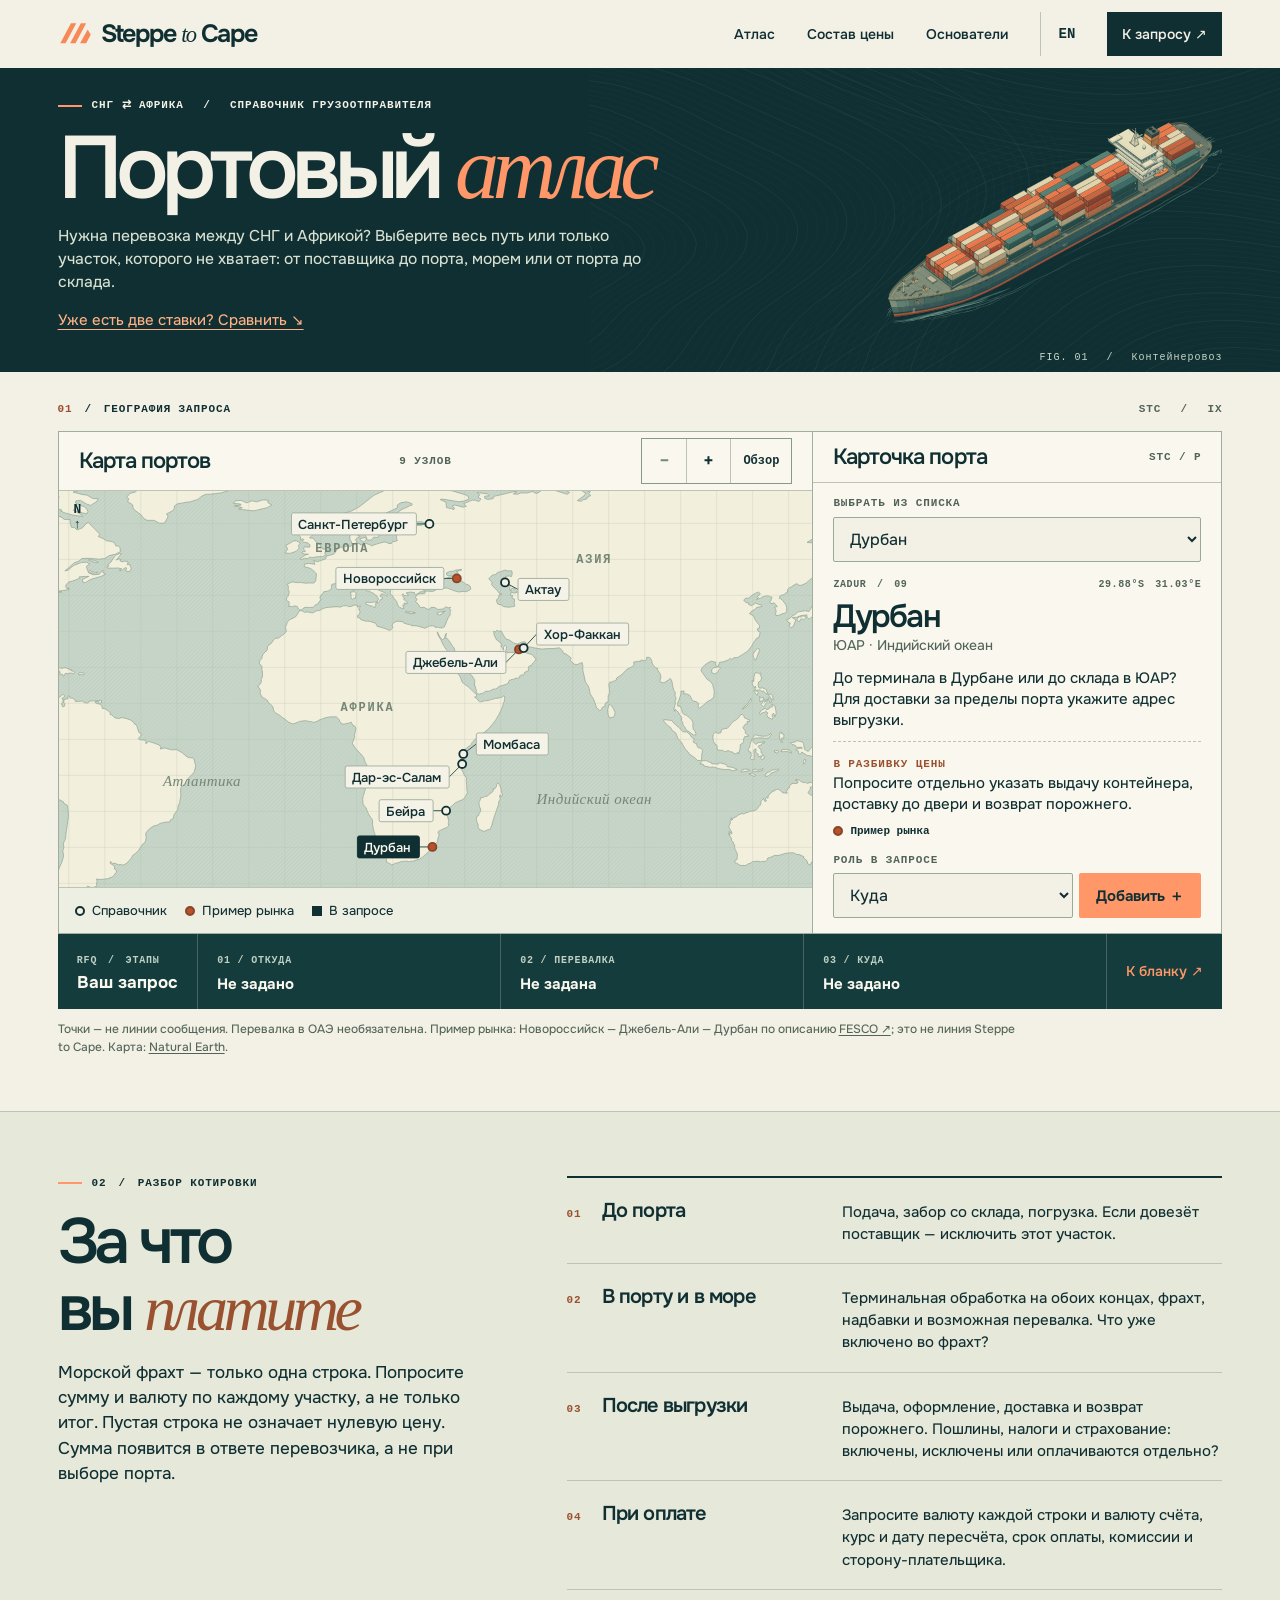
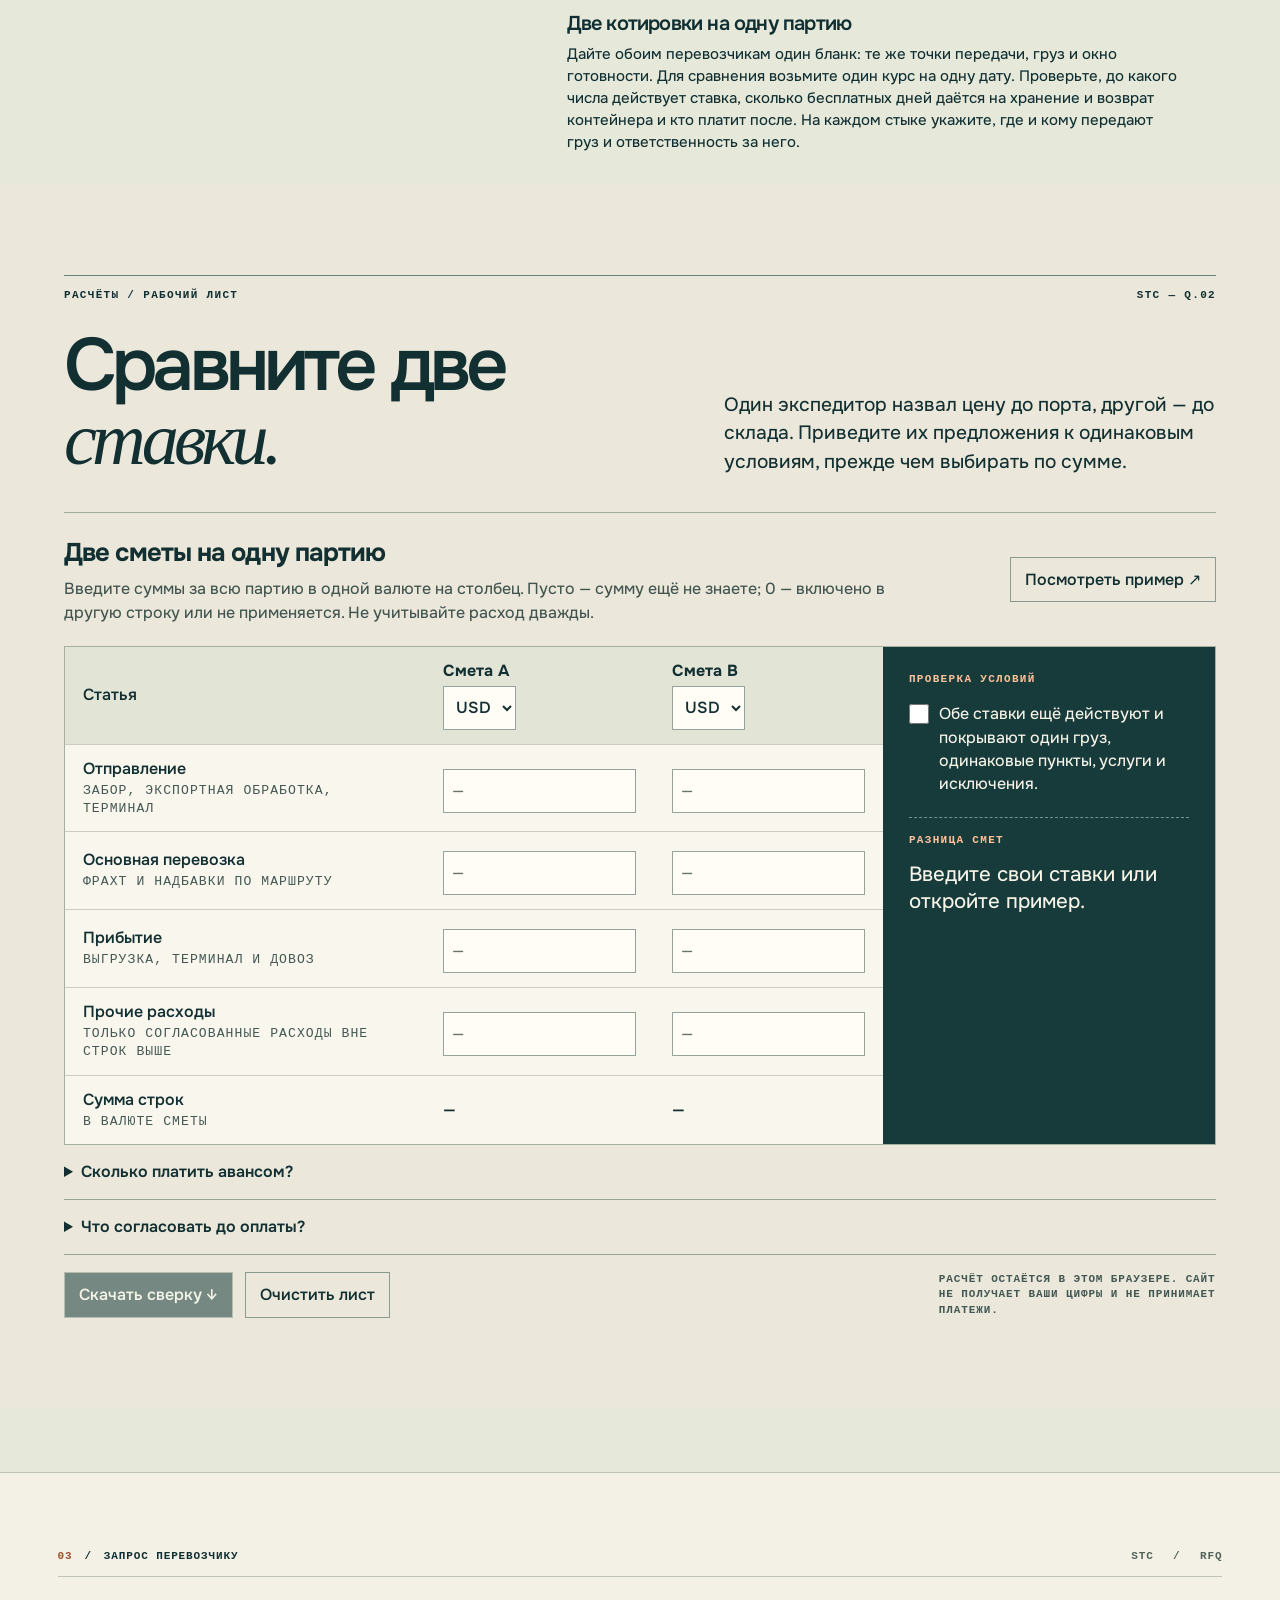
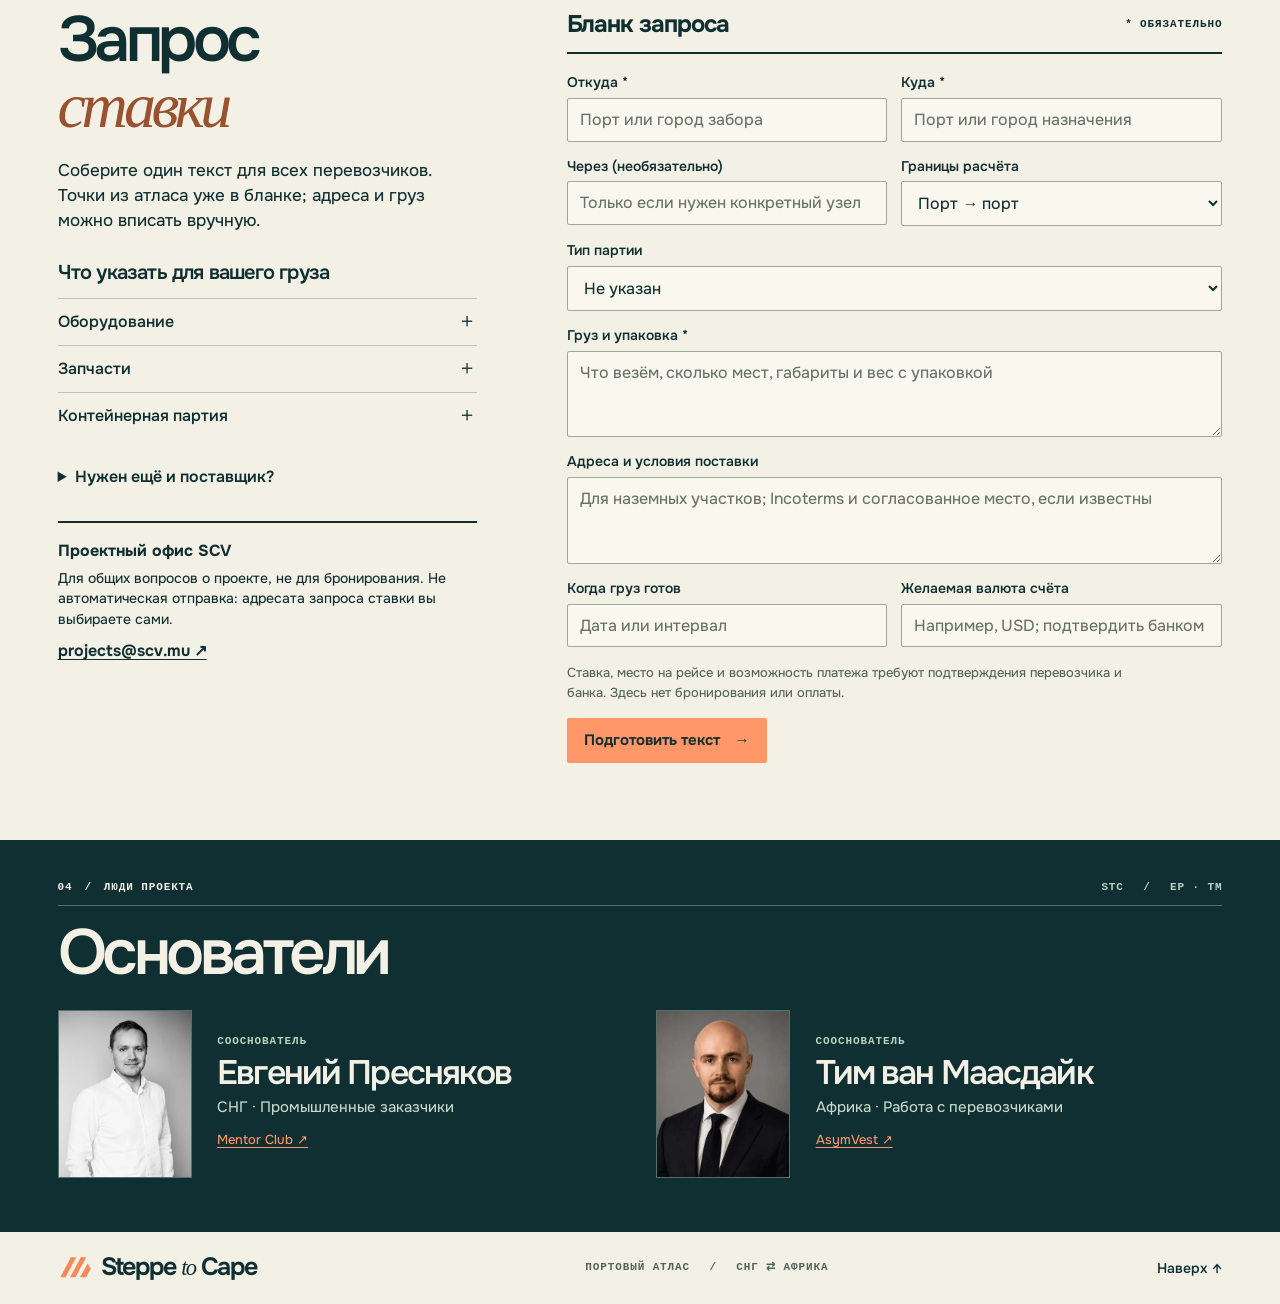
<file: index.html>
<!doctype html>
<html lang="ru"><head><meta charset="utf-8"><meta name="viewport" content="width=device-width,initial-scale=1"><title>Steppe to Cape — Портовый атлас и запрос ставки</title><meta name="description" content="Выберите порт и подготовьте запрос стоимости перевозки между СНГ и Африкой: состав цены, валюта, условия оплаты."><meta name="theme-color" content="#102f32"><meta property="og:title" content="Steppe to Cape — Портовый атлас и запрос ставки"><meta property="og:description" content="Выберите порт и подготовьте запрос стоимости перевозки между СНГ и Африкой: состав цены, валюта, условия оплаты."><meta property="og:type" content="website"><meta property="og:image" content="https://nerealvm.github.io/steppe-to-cape/assets/share.jpg"><meta property="og:url" content="https://nerealvm.github.io/steppe-to-cape/"><link rel="canonical" href="https://nerealvm.github.io/steppe-to-cape/"><link rel="alternate" hreflang="ru" href="https://nerealvm.github.io/steppe-to-cape/"><link rel="alternate" hreflang="en" href="https://nerealvm.github.io/steppe-to-cape/en.html"><link rel="icon" href="assets/favicon.svg"><link rel="stylesheet" href="style.css"><script src="site.js" defer></script><link rel="stylesheet" href="quote-lab.css">
</head>
<body id="top"><a class="skip" href="#atlas">К атласу</a>
<header class="mast wrap"><a class="brand" href="#top"><img src="assets/mark.svg" alt="" width="35" height="28"><span>Steppe <i>to</i> Cape</span></a><nav aria-label="Разделы"><a href="#atlas">Атлас</a><a href="#cost">Состав цены</a><a href="#founders">Основатели</a></nav><div class="right"><a class="language" href="en.html" hreflang="en" lang="en" aria-label="English">EN</a><a class="headbrief" href="#contact">К запросу ↗</a></div></header>
<main><section class="cover"><div class="wrap sleeve"><div class="cover-copy"><div class="micro rule">СНГ ⇄ Африка　 /　 Справочник грузоотправителя</div><h1>Портовый <i>атлас</i></h1><p>Нужна перевозка между СНГ и Африкой? Выберите весь путь или только участок, которого не хватает: от поставщика до порта, морем или от порта до склада.</p><a class="cover-compare" href="#quote-lab">Уже есть две ставки? Сравнить ↘</a></div><figure class="ship"><img src="assets/vessel.svg" width="860" height="560" alt=""><figcaption>FIG. 01　 /　 Контейнеровоз</figcaption></figure></div></section>
<section class="work wrap" id="atlas"><div class="sectbar"><span class="micro"><b>01</b>　/　География запроса</span><span class="micro minor">STC　 /　 IX</span></div><div class="desk"><div class="chart"><div class="charthead"><h2>Карта портов</h2><span class="micro">9 узлов</span><div class="tools enhance"><button type="button" data-zoom="out" aria-label="Отдалить карту">−</button><button type="button" data-zoom="in" aria-label="Приблизить карту">+</button><button type="button" data-zoom="reset">Обзор</button></div></div><div class="plot"><svg id="chart-svg" role="group" aria-label="Карта портов. Порты также доступны в списке." viewBox="-65 -70 180 110"><image id="land" x="-180" y="-90" width="360" height="180" href="assets/atlas-land.svg"/><g class="enhance"><text data-lon="6" data-lat="52" class="geo-label ">ЕВРОПА</text><text data-lon="13" data-lat="8" class="geo-label ">АФРИКА</text><text data-lon="76" data-lat="49" class="geo-label ">АЗИЯ</text><text data-lon="-33" data-lat="-13" class="geo-label ocean">Атлантика</text><text data-lon="76" data-lat="-18" class="geo-label ocean">Индийский океан</text><g data-port="RULED" class="pin directory" role="button" tabindex="0" aria-label="Санкт-Петербург · Справочник" aria-pressed="false"><path class="leader"/><circle class="locdot" r="4"/><g class="caption"><rect class="hit" rx="2"/><rect class="badge" rx="2"/><text x="7" y="5">Санкт-Петербург</text></g></g>
<g data-port="RUNVS" class="pin market" role="button" tabindex="0" aria-label="Новороссийск · Пример рынка" aria-pressed="false"><path class="leader"/><circle class="locdot" r="4"/><g class="caption"><rect class="hit" rx="2"/><rect class="badge" rx="2"/><text x="7" y="5">Новороссийск</text></g></g>
<g data-port="KZAAU" class="pin directory" role="button" tabindex="0" aria-label="Актау · Справочник" aria-pressed="false"><path class="leader"/><circle class="locdot" r="4"/><g class="caption"><rect class="hit" rx="2"/><rect class="badge" rx="2"/><text x="7" y="5">Актау</text></g></g>
<g data-port="AEJEA" class="pin market" role="button" tabindex="0" aria-label="Джебель-Али · Пример рынка" aria-pressed="false"><path class="leader"/><circle class="locdot" r="4"/><g class="caption"><rect class="hit" rx="2"/><rect class="badge" rx="2"/><text x="7" y="5">Джебель-Али</text></g></g>
<g data-port="AEKLF" class="pin directory" role="button" tabindex="0" aria-label="Хор-Факкан · Справочник" aria-pressed="false"><path class="leader"/><circle class="locdot" r="4"/><g class="caption"><rect class="hit" rx="2"/><rect class="badge" rx="2"/><text x="7" y="5">Хор-Факкан</text></g></g>
<g data-port="KEMBA" class="pin directory" role="button" tabindex="0" aria-label="Момбаса · Справочник" aria-pressed="false"><path class="leader"/><circle class="locdot" r="4"/><g class="caption"><rect class="hit" rx="2"/><rect class="badge" rx="2"/><text x="7" y="5">Момбаса</text></g></g>
<g data-port="TZDAR" class="pin directory" role="button" tabindex="0" aria-label="Дар-эс-Салам · Справочник" aria-pressed="false"><path class="leader"/><circle class="locdot" r="4"/><g class="caption"><rect class="hit" rx="2"/><rect class="badge" rx="2"/><text x="7" y="5">Дар-эс-Салам</text></g></g>
<g data-port="MZBEW" class="pin directory" role="button" tabindex="0" aria-label="Бейра · Справочник" aria-pressed="false"><path class="leader"/><circle class="locdot" r="4"/><g class="caption"><rect class="hit" rx="2"/><rect class="badge" rx="2"/><text x="7" y="5">Бейра</text></g></g>
<g data-port="ZADUR" class="pin market" role="button" tabindex="0" aria-label="Дурбан · Пример рынка" aria-pressed="false"><path class="leader"/><circle class="locdot" r="4"/><g class="caption"><rect class="hit" rx="2"/><rect class="badge" rx="2"/><text x="7" y="5">Дурбан</text></g></g>
</g></svg><div class="north" aria-hidden="true">N<br>↑</div></div><div class="legend"><span><i class="key k0" aria-hidden="true"></i>Справочник</span><span><i class="key k1" aria-hidden="true"></i>Пример рынка</span><span><i class="key k2" aria-hidden="true"></i>В запросе</span></div></div>
<div class="inspector"><div class="charthead"><h2>Карточка порта</h2><span class="micro">STC / P</span></div><div class="pickport enhance"><label for="port-list" class="micro">Выбрать из списка</label><select id="port-list"><optgroup label="Россия"><option value="RULED" >Санкт-Петербург</option><option value="RUNVS" >Новороссийск</option></optgroup><optgroup label="Казахстан"><option value="KZAAU" >Актау</option></optgroup><optgroup label="ОАЭ"><option value="AEJEA" >Джебель-Али</option><option value="AEKLF" >Хор-Факкан</option></optgroup><optgroup label="Кения"><option value="KEMBA" >Момбаса</option></optgroup><optgroup label="Танзания"><option value="TZDAR" >Дар-эс-Салам</option></optgroup><optgroup label="Мозамбик"><option value="MZBEW" >Бейра</option></optgroup><optgroup label="ЮАР"><option value="ZADUR" selected>Дурбан</option></optgroup></select></div><div id="records"><article class="port-card" id="card-RULED" data-code="RULED" data-name="Санкт-Петербург" data-other="St Petersburg" data-x="30.198889" data-y="59.872778" data-kind="directory" data-index="01">
<div class="code"><span>RULED　/　01</span><span>59.87°N　30.20°E</span></div><h3>Санкт-Петербург</h3><p class="locale">Россия · Балтийское море</p><p>Поставщик сам привезёт груз в порт или контейнер нужно подать на склад? Укажите терминал, если он уже согласован.</p><div class="card-note"><b class="micro">В разбивку цены</b><p>Подача контейнера и доставка до терминала — отдельно от обработки в порту.</p></div><span class="source-tag"><i class="key k0" aria-hidden="true"></i>Справочник</span></article>
<article class="port-card" id="card-RUNVS" data-code="RUNVS" data-name="Новороссийск" data-other="Novorossiysk" data-x="37.816111" data-y="44.721667" data-kind="market" data-index="02">
<div class="code"><span>RUNVS　/　02</span><span>44.72°N　37.82°E</span></div><h3>Новороссийск</h3><p class="locale">Россия · Чёрное море</p><p>Начинайте расчёт с терминала, если груз уже в порту. Если нет — добавьте город забора и дату готовности.</p><div class="card-note"><b class="micro">В разбивку цены</b><p>Попросите выделить обработку на отправлении, фрахт и расходы при перевалке.</p></div><span class="source-tag"><i class="key k1" aria-hidden="true"></i>Пример рынка</span></article>
<article class="port-card" id="card-KZAAU" data-code="KZAAU" data-name="Актау" data-other="Aktau" data-x="51.208372" data-y="43.606456" data-kind="directory" data-index="03">
<div class="code"><span>KZAAU　/　03</span><span>43.61°N　51.21°E</span></div><h3>Актау</h3><p class="locale">Казахстан · Каспийское море</p><p>Это порт на Каспии, не выход в открытый океан. Для Африки нужен расчёт сухопутного или мультимодального продолжения.</p><div class="card-note"><b class="micro">В разбивку цены</b><p>Уточните смену транспорта, место перегрузки и кто отвечает за стык участков.</p></div><span class="source-tag"><i class="key k0" aria-hidden="true"></i>Справочник</span></article>
<article class="port-card" id="card-AEJEA" data-code="AEJEA" data-name="Джебель-Али" data-other="Jebel Ali" data-x="55.066111" data-y="24.992222" data-kind="market" data-index="04">
<div class="code"><span>AEJEA　/　04</span><span>24.99°N　55.07°E</span></div><h3>Джебель-Али</h3><p class="locale">ОАЭ · Персидский залив</p><p>Перевалка здесь — один из вариантов, не обязательный этап. Укажите, нужно ли выгружать или переупаковывать товар.</p><div class="card-note"><b class="micro">В разбивку цены</b><p>Разделите перевалку, хранение и дальнейший фрахт. Запросите свободные дни.</p></div><span class="source-tag"><i class="key k1" aria-hidden="true"></i>Пример рынка</span></article>
<article class="port-card" id="card-AEKLF" data-code="AEKLF" data-name="Хор-Факкан" data-other="Khor Fakkan" data-x="56.375278" data-y="25.378333" data-kind="directory" data-index="05">
<div class="code"><span>AEKLF　/　05</span><span>25.38°N　56.38°E</span></div><h3>Хор-Факкан</h3><p class="locale">ОАЭ · Оманский залив</p><p>Хор-Факкан и Джебель-Али — разные порты. Запрашивайте смену порта только если её предлагает перевозчик.</p><div class="card-note"><b class="micro">В разбивку цены</b><p>При смене порта попросите цену наземного перемещения и повторной обработки.</p></div><span class="source-tag"><i class="key k0" aria-hidden="true"></i>Справочник</span></article>
<article class="port-card" id="card-KEMBA" data-code="KEMBA" data-name="Момбаса" data-other="Mombasa" data-x="39.616389" data-y="-4.050000" data-kind="directory" data-index="06">
<div class="code"><span>KEMBA　/　06</span><span>4.05°S　39.62°E</span></div><h3>Момбаса</h3><p class="locale">Кения · Индийский океан</p><p>Если груз идёт дальше по суше, назовите конечный город или склад. Не сравнивайте портовую ставку со ставкой до двери.</p><div class="card-note"><b class="micro">В разбивку цены</b><p>Отдельно запросите выдачу в порту, транзитное оформление и доставку до получателя.</p></div><span class="source-tag"><i class="key k0" aria-hidden="true"></i>Справочник</span></article>
<article class="port-card" id="card-TZDAR" data-code="TZDAR" data-name="Дар-эс-Салам" data-other="Dar es Salaam" data-x="39.296111" data-y="-6.839722" data-kind="directory" data-index="07">
<div class="code"><span>TZDAR　/　07</span><span>6.84°S　39.30°E</span></div><h3>Дар-эс-Салам</h3><p class="locale">Танзания · Индийский океан</p><p>Зафиксируйте, где заканчивается работа: на терминале Дар-эс-Салама или на складе получателя.</p><div class="card-note"><b class="micro">В разбивку цены</b><p>Проверьте, включены ли выдача контейнера, вывоз и возврат порожнего.</p></div><span class="source-tag"><i class="key k0" aria-hidden="true"></i>Справочник</span></article>
<article class="port-card" id="card-MZBEW" data-code="MZBEW" data-name="Бейра" data-other="Beira" data-x="34.834722" data-y="-19.819444" data-kind="directory" data-index="08">
<div class="code"><span>MZBEW　/　08</span><span>19.82°S　34.83°E</span></div><h3>Бейра</h3><p class="locale">Мозамбик · Мозамбикский пролив</p><p>Если после Бейры будет пересечение границы, укажите пункт назначения и кто принимает груз по другую сторону.</p><div class="card-note"><b class="micro">В разбивку цены</b><p>Попросите отделить портовые расходы от транзитных документов и автоперевозки.</p></div><span class="source-tag"><i class="key k0" aria-hidden="true"></i>Справочник</span></article>
<article class="port-card" id="card-ZADUR" data-code="ZADUR" data-name="Дурбан" data-other="Durban" data-x="31.029722" data-y="-29.879722" data-kind="market" data-index="09">
<div class="code"><span>ZADUR　/　09</span><span>29.88°S　31.03°E</span></div><h3>Дурбан</h3><p class="locale">ЮАР · Индийский океан</p><p>До терминала в Дурбане или до склада в ЮАР? Для доставки за пределы порта укажите адрес выгрузки.</p><div class="card-note"><b class="micro">В разбивку цены</b><p>Попросите отдельно указать выдачу контейнера, доставку до двери и возврат порожнего.</p></div><span class="source-tag"><i class="key k1" aria-hidden="true"></i>Пример рынка</span></article>
</div><div class="pickrole enhance"><label class="micro" for="role">Роль в запросе</label><div><select id="role"><option value="origin" >Откуда</option><option value="via" >Перевалка</option><option value="destination" selected>Куда</option></select><button class="action" type="button" id="add-port">Добавить ＋</button></div></div><p id="atlas-status" role="status" class="feedback"></p></div></div>
<div class="stages enhance"><div class="stages-title"><span class="micro">RFQ　/　Этапы</span><b>Ваш запрос</b></div><div class="slot"><small>01 / Откуда</small><div><strong data-slot="origin">—</strong><button type="button" data-remove="origin" aria-label="Убрать · Откуда" hidden>×</button></div></div><div class="slot"><small>02 / Перевалка</small><div><strong data-slot="via">—</strong><button type="button" data-remove="via" aria-label="Убрать · Перевалка" hidden>×</button></div></div><div class="slot"><small>03 / Куда</small><div><strong data-slot="destination">—</strong><button type="button" data-remove="destination" aria-label="Убрать · Куда" hidden>×</button></div></div><a href="#contact">К бланку ↗</a></div><p class="footnote">Точки — не линии сообщения. Перевалка в ОАЭ необязательна. Пример рынка: Новороссийск — Джебель-Али — Дурбан по описанию <a href="https://www.fesco.ru/ru/clients/region/intermodal-rsa-services/">FESCO ↗</a>; это не линия Steppe to Cape. Карта: <a href="https://www.naturalearthdata.com/about/terms-of-use/">Natural Earth</a>.</p></section>
<section id="cost" class="band"><div class="wrap editorial"><div><div class="micro rule">02　/　Разбор котировки</div><h2>За что <br>вы <i>платите</i></h2><p>Морской фрахт — только одна строка. Попросите сумму и валюту по каждому участку, а не только итог. Пустая строка не означает нулевую цену. Сумма появится в ответе перевозчика, а не при выборе порта.</p></div><div><dl class="ledger"><div class="cost-row"><span class="num">01</span><dt>До порта</dt><dd>Подача, забор со склада, погрузка. Если довезёт поставщик — исключить этот участок.</dd></div><div class="cost-row"><span class="num">02</span><dt>В порту и в море</dt><dd>Терминальная обработка на обоих концах, фрахт, надбавки и возможная перевалка. Что уже включено во фрахт?</dd></div><div class="cost-row"><span class="num">03</span><dt>После выгрузки</dt><dd>Выдача, оформление, доставка и возврат порожнего. Пошлины, налоги и страхование: включены, исключены или оплачиваются отдельно?</dd></div><div class="cost-row"><span class="num">04</span><dt>При оплате</dt><dd>Запросите валюту каждой строки и валюту счёта, курс и дату пересчёта, срок оплаты, комиссии и сторону-плательщика.</dd></div></dl><div class="compare"><h3>Две котировки на одну партию</h3><p>Дайте обоим перевозчикам один бланк: те же точки передачи, груз и окно готовности. Для сравнения возьмите один курс на одну дату. Проверьте, до какого числа действует ставка, сколько бесплатных дней даётся на хранение и возврат контейнера и кто платит после. На каждом стыке укажите, где и кому передают груз и ответственность за него.</p></div></div></div><div class="lab-shell"><section id="quote-lab" aria-labelledby="quote-title" class="ql"><div class="ql-wrap">
<div class="ql-strap"><span>РАСЧЁТЫ / РАБОЧИЙ ЛИСТ</span><span>STC — Q.02</span></div>
<div class="ql-heading"><h2 id="quote-title">Сравните две<br><em>ставки.</em></h2><p>Один экспедитор назвал цену до порта, другой — до склада. Приведите их предложения к одинаковым условиям, прежде чем выбирать по сумме.</p></div>
<noscript><p>Без JavaScript сравните предложения вручную: перевозка, сборы на обоих концах, довоз и условия оплаты. Уточните валюту, срок действия и исключения.</p></noscript>
<div data-workbook hidden>
<div class="ql-tools"><div><strong>Две сметы на одну партию</strong><p>Введите суммы за всю партию в одной валюте на столбец. Пусто — сумму ещё не знаете; 0 — включено в другую строку или не применяется. Не учитывайте расход дважды.</p></div><button type="button" data-demo>Посмотреть пример ↗</button></div>
<p data-example hidden class="ql-example">Учебный пример: суммы вымышлены, это не тариф.</p>
<div class="ql-grid"><div class="ql-sheet"><table><thead><tr><th scope="col">Статья</th><th scope="col"><b>Смета A</b><select data-cur="A" aria-label="Валюта предложения A"><option>USD</option><option>EUR</option><option>AED</option><option>ZAR</option><option>KZT</option><option>RUB</option></select></th><th scope="col"><b>Смета B</b><select data-cur="B" aria-label="Валюта предложения B"><option>USD</option><option>EUR</option><option>AED</option><option>ZAR</option><option>KZT</option><option>RUB</option></select></th></tr></thead><tbody><tr><th scope="row">Отправление<small>Забор, экспортная обработка, терминал</small></th><td><input type="text" class="ql-money" inputmode="decimal" autocomplete="off" maxlength="24" data-money="A" aria-label="Отправление · A" placeholder="—"></td><td><input type="text" class="ql-money" inputmode="decimal" autocomplete="off" maxlength="24" data-money="B" aria-label="Отправление · B" placeholder="—"></td></tr><tr><th scope="row">Основная перевозка<small>Фрахт и надбавки по маршруту</small></th><td><input type="text" class="ql-money" inputmode="decimal" autocomplete="off" maxlength="24" data-money="A" aria-label="Основная перевозка · A" placeholder="—"></td><td><input type="text" class="ql-money" inputmode="decimal" autocomplete="off" maxlength="24" data-money="B" aria-label="Основная перевозка · B" placeholder="—"></td></tr><tr><th scope="row">Прибытие<small>Выгрузка, терминал и довоз</small></th><td><input type="text" class="ql-money" inputmode="decimal" autocomplete="off" maxlength="24" data-money="A" aria-label="Прибытие · A" placeholder="—"></td><td><input type="text" class="ql-money" inputmode="decimal" autocomplete="off" maxlength="24" data-money="B" aria-label="Прибытие · B" placeholder="—"></td></tr><tr><th scope="row">Прочие расходы<small>Только согласованные расходы вне строк выше</small></th><td><input type="text" class="ql-money" inputmode="decimal" autocomplete="off" maxlength="24" data-money="A" aria-label="Прочие расходы · A" placeholder="—"></td><td><input type="text" class="ql-money" inputmode="decimal" autocomplete="off" maxlength="24" data-money="B" aria-label="Прочие расходы · B" placeholder="—"></td></tr></tbody><tfoot><tr><th scope="row">Сумма строк<small>в валюте сметы</small></th><td><output data-total="A">—</output></td><td><output data-total="B">—</output></td></tr></tfoot></table></div>
<aside class="ql-aside"><p class="ql-tag">ПРОВЕРКА УСЛОВИЙ</p><label class="ql-check"><input type="checkbox" data-scope><span>Обе ставки ещё действуют и покрывают один груз, одинаковые пункты, услуги и исключения.</span></label><div data-exchange hidden><label><span data-fxlabel></span><input inputmode="decimal" type="text" data-fx maxlength="20" autocomplete="off" placeholder="—"></label><small>Введите свой курс для сравнения. Это не банковский курс.</small></div><p class="ql-tag ql-rule">РАЗНИЦА СМЕТ</p><p role="status" data-verdict></p></aside></div>
<details class="ql-payment"><summary>Сколько платить авансом?</summary><div><p>Возьмите долю аванса из своего договора. Для полной сметы покажем две суммы в её валюте. Отсрочку, курс на дату платежа и банковские комиссии согласуют отдельно.</p><div class="ql-splits"><label>Аванс по смете A, %<input type="text" inputmode="decimal" maxlength="7" placeholder="—" data-pct="A"><output data-split="A">—</output></label><label>Аванс по смете B, %<input type="text" inputmode="decimal" maxlength="7" placeholder="—" data-pct="B"><output data-split="B">—</output></label></div></div></details>
<details class="ql-payment"><summary>Что согласовать до оплаты?</summary><div class="ql-terms"><p><strong>Счёт</strong><br>Кто выставляет счёт и кому? За товар и перевозку платят по одному договору или по разным?</p><p><strong>Валюта и расходы</strong><br>В какой валюте выставляют счёт, в какой платит клиент, на какую дату фиксируют курс и кто несёт комиссии?</p><p><strong>Условие платежа</strong><br>Что запускает оплату остатка: дата, выдача документа или приёмка груза? Подтвердите получателя и условия по договору до перевода.</p></div></details>
<div class="ql-save"><button type="button" data-export>Скачать сверку ↓</button><button type="button" data-reset>Очистить лист</button><small>Расчёт остаётся в этом браузере. Сайт не получает ваши цифры и не принимает платежи.</small></div>
</div></div></section></div></section>
<section id="contact" class="wrap contact"><div class="sectbar"><span class="micro"><b>03</b>　/　Запрос перевозчику</span><span class="micro minor">STC　 /　 RFQ</span></div><div class="editorial"><aside><h2>Запрос<br><i>ставки</i></h2><p>Соберите один текст для всех перевозчиков. Точки из атласа уже в бланке; адреса и груз можно вписать вручную.</p><h3 class="scenario-title">Что указать для вашего груза</h3><details class="scenario"><summary>Оборудование</summary><p>Для машины в сборе укажите габариты в упаковке, массу самого тяжёлого места, способ погрузки и состояние: новая или б/у.</p><p>Отдельные строки: спецоборудование, крепление и погрузочные работы.</p></details><details class="scenario"><summary>Запчасти</summary><p>Перечислите места, вес и объём, возможные аккумуляторы или масла. Если производство ждёт деталь, укажите крайний срок получения.</p><p>Сравните время до склада, а не только в море. Уточните стоимость сборки партии и выдачи.</p></details><details class="scenario"><summary>Контейнерная партия</summary><p>Укажите тип и число контейнеров, вес груза с упаковкой на каждый и дату готовности к загрузке.</p><p>Сверьте подачу порожнего, обработку с обоих концов и бесплатные дни до возврата.</p></details><details class="procurement"><summary>Нужен ещё и поставщик?</summary><p>Если товар ещё не куплен, укажите модель или спецификацию. Попросите отдельно оценить поиск поставщика и перевозку — покупка товара не входит во фрахт.</p></details><div class="office"><b>Проектный офис SCV</b><p>Для общих вопросов о проекте, не для бронирования. Не автоматическая отправка: адресата запроса ставки вы выбираете сами.</p><a href="mailto:projects@scv.mu">projects@scv.mu ↗</a></div></aside><div><noscript><p>Для сборки файла включите JavaScript или напишите в проектный офис вручную: укажите откуда, куда, груз и желаемую валюту.</p></noscript><form id="brief" class="enhance"><div class="formhead"><strong>Бланк запроса</strong><small>* Обязательно</small></div><div class="fields"><label for="f-origin">Откуда *<input name="origin" id="f-origin" placeholder="Порт или город забора" required maxlength="240"></label><label for="f-destination">Куда *<input name="destination" id="f-destination" placeholder="Порт или город назначения" required maxlength="240"></label><label for="f-via">Через (необязательно)<input name="via" id="f-via" placeholder="Только если нужен конкретный узел" maxlength="240"></label><label>Границы расчёта<select id="f-scope" name="scope"><option value="port">Порт → порт</option><option value="door">Склад → склад</option><option value="toDoor">Порт → склад</option><option value="toPort">Склад → порт</option><option value="leg">Отдельный участок</option></select></label></div><div class="linefields"><label>Тип партии<select id="f-type" name="type"><option value="">Не указан</option><option value="0">Оборудование</option><option value="1">Запчасти</option><option value="2">Контейнерная партия</option></select></label><label for="f-goods">Груз и упаковка *<textarea rows="3" name="goods" id="f-goods" placeholder="Что везём, сколько мест, габариты и вес с упаковкой" required maxlength="1800"></textarea></label></div><div class="fields extra"><label for="f-places">Адреса и условия поставки<textarea rows="3" name="places" id="f-places" placeholder="Для наземных участков; Incoterms и согласованное место, если известны" maxlength="1800"></textarea></label><label for="f-ready">Когда груз готов<input name="ready" id="f-ready" placeholder="Дата или интервал" maxlength="240"></label><label for="f-currency">Желаемая валюта счёта<input name="currency" id="f-currency" placeholder="Например, USD; подтвердить банком" maxlength="240"></label></div><p class="safe">Ставка, место на рейсе и возможность платежа требуют подтверждения перевозчика и банка. Здесь нет бронирования или оплаты.</p><button class="action" type="submit">Подготовить текст　→</button></form><div id="draft" hidden><label for="draft-body">Текст запроса</label><textarea id="draft-body" rows="10" readonly></textarea><div class="draft-tools"><button class="action" id="copy" type="button">Скопировать</button><button class="secondary" id="download" type="button">Скачать .txt ↓</button></div></div><p id="draft-status" role="status" class="feedback"></p></div></div></section>
<section id="founders" class="people"><div class="wrap"><div class="sectbar"><span class="micro">04　/　Люди проекта</span><span class="micro minor">STC　 /　 EP · TM</span></div><h2>Основатели</h2><div class="profiles"><article class="founder"><div class="portrait"><span aria-hidden="true">ЕП</span><img src="assets/evgeny.webp" width="360" height="450" loading="lazy" alt="Евгений Пресняков"></div><div><small>Сооснователь</small><h3>Евгений Пресняков</h3><p>СНГ · Промышленные заказчики</p><a href="https://mentorclub.ru/mentors/evgenij-presnyakov/">Mentor Club ↗</a></div></article><article class="founder"><div class="portrait"><span aria-hidden="true">TM</span><img src="assets/tim.webp" width="360" height="450" loading="lazy" alt="Тим ван Маасдайк"></div><div><small>Сооснователь</small><h3>Тим ван Маасдайк</h3><p>Африка · Работа с перевозчиками</p><a href="https://asymvest.com/about">AsymVest ↗</a></div></article></div></div></section></main><footer class="wrap"><a class="brand" href="#top"><img src="assets/mark.svg" alt="" width="35" height="28"><span>Steppe <i>to</i> Cape</span></a><span class="micro">Портовый атлас　 /　 СНГ ⇄ Африка</span><a href="#top">Наверх ↑</a></footer><script src="quote-ledger.js" defer></script>
<script src="quote-ui.js" defer></script>
</body></html>
</file>
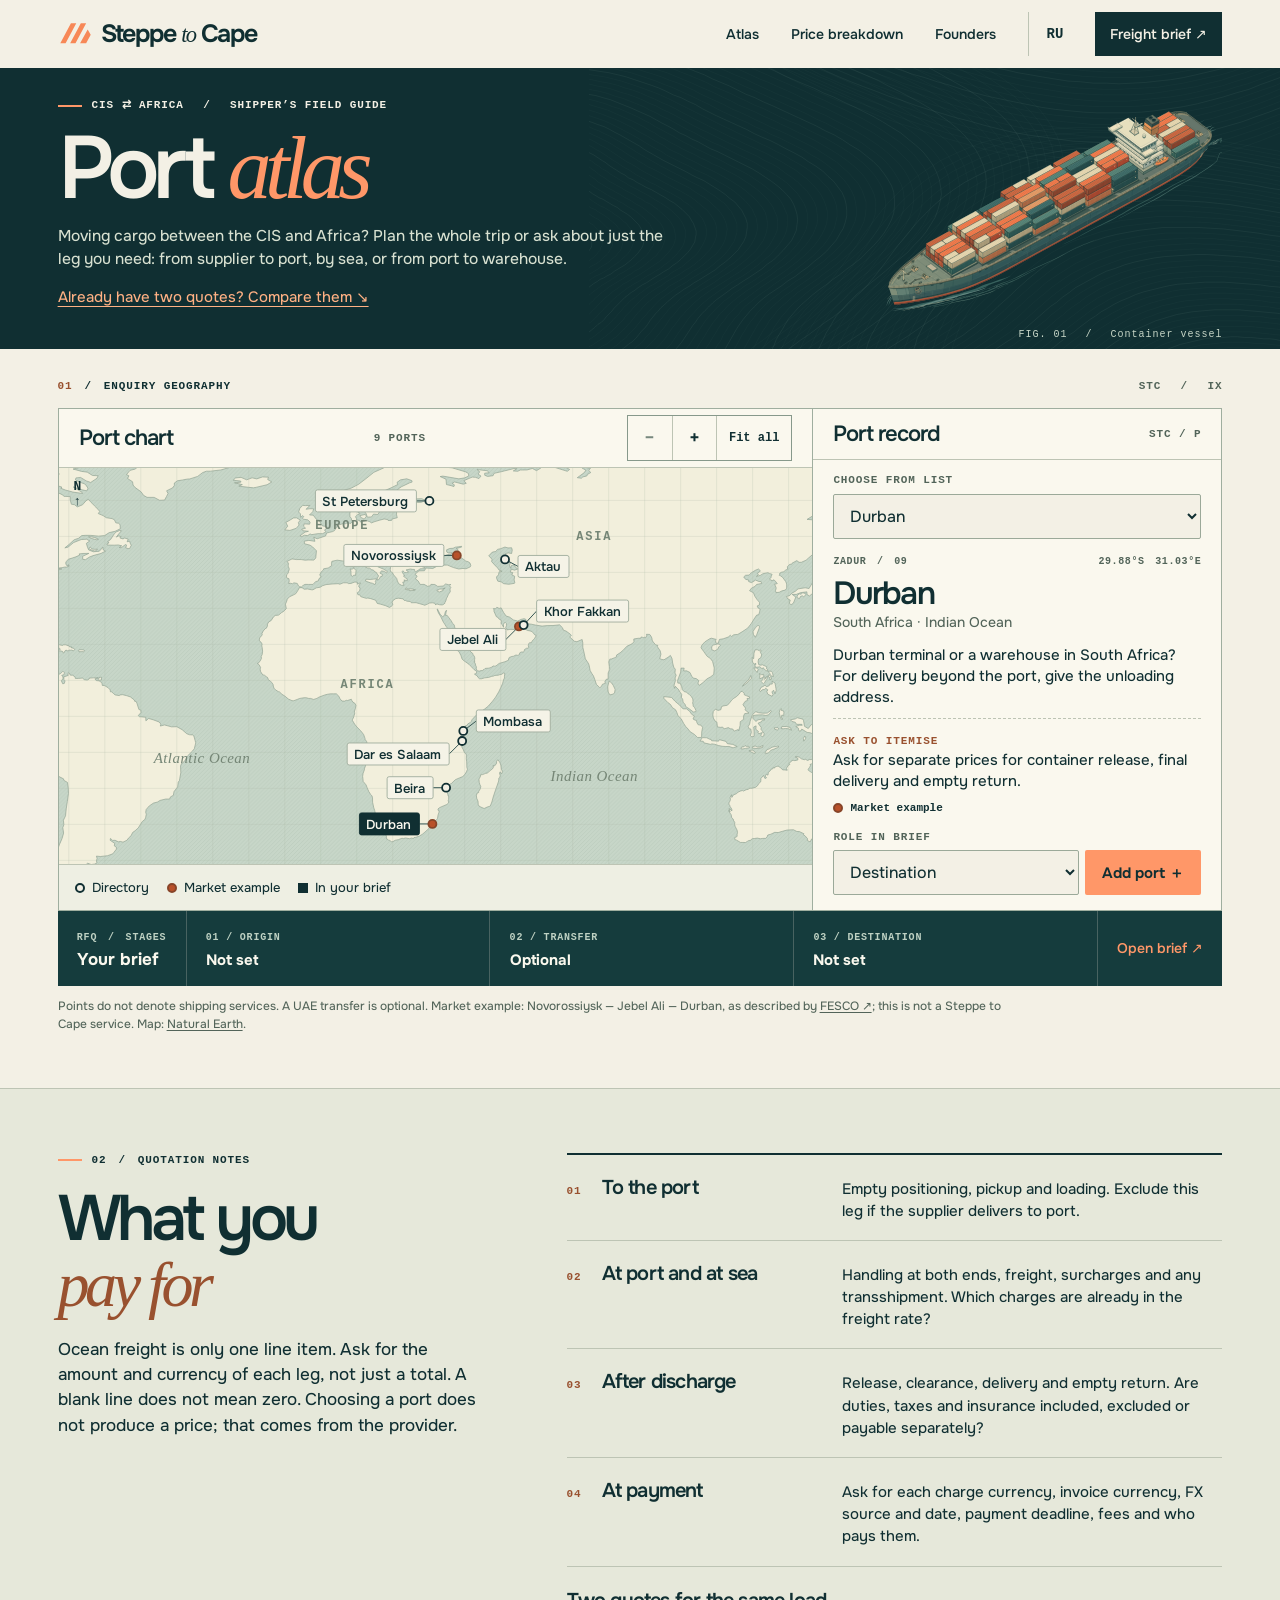
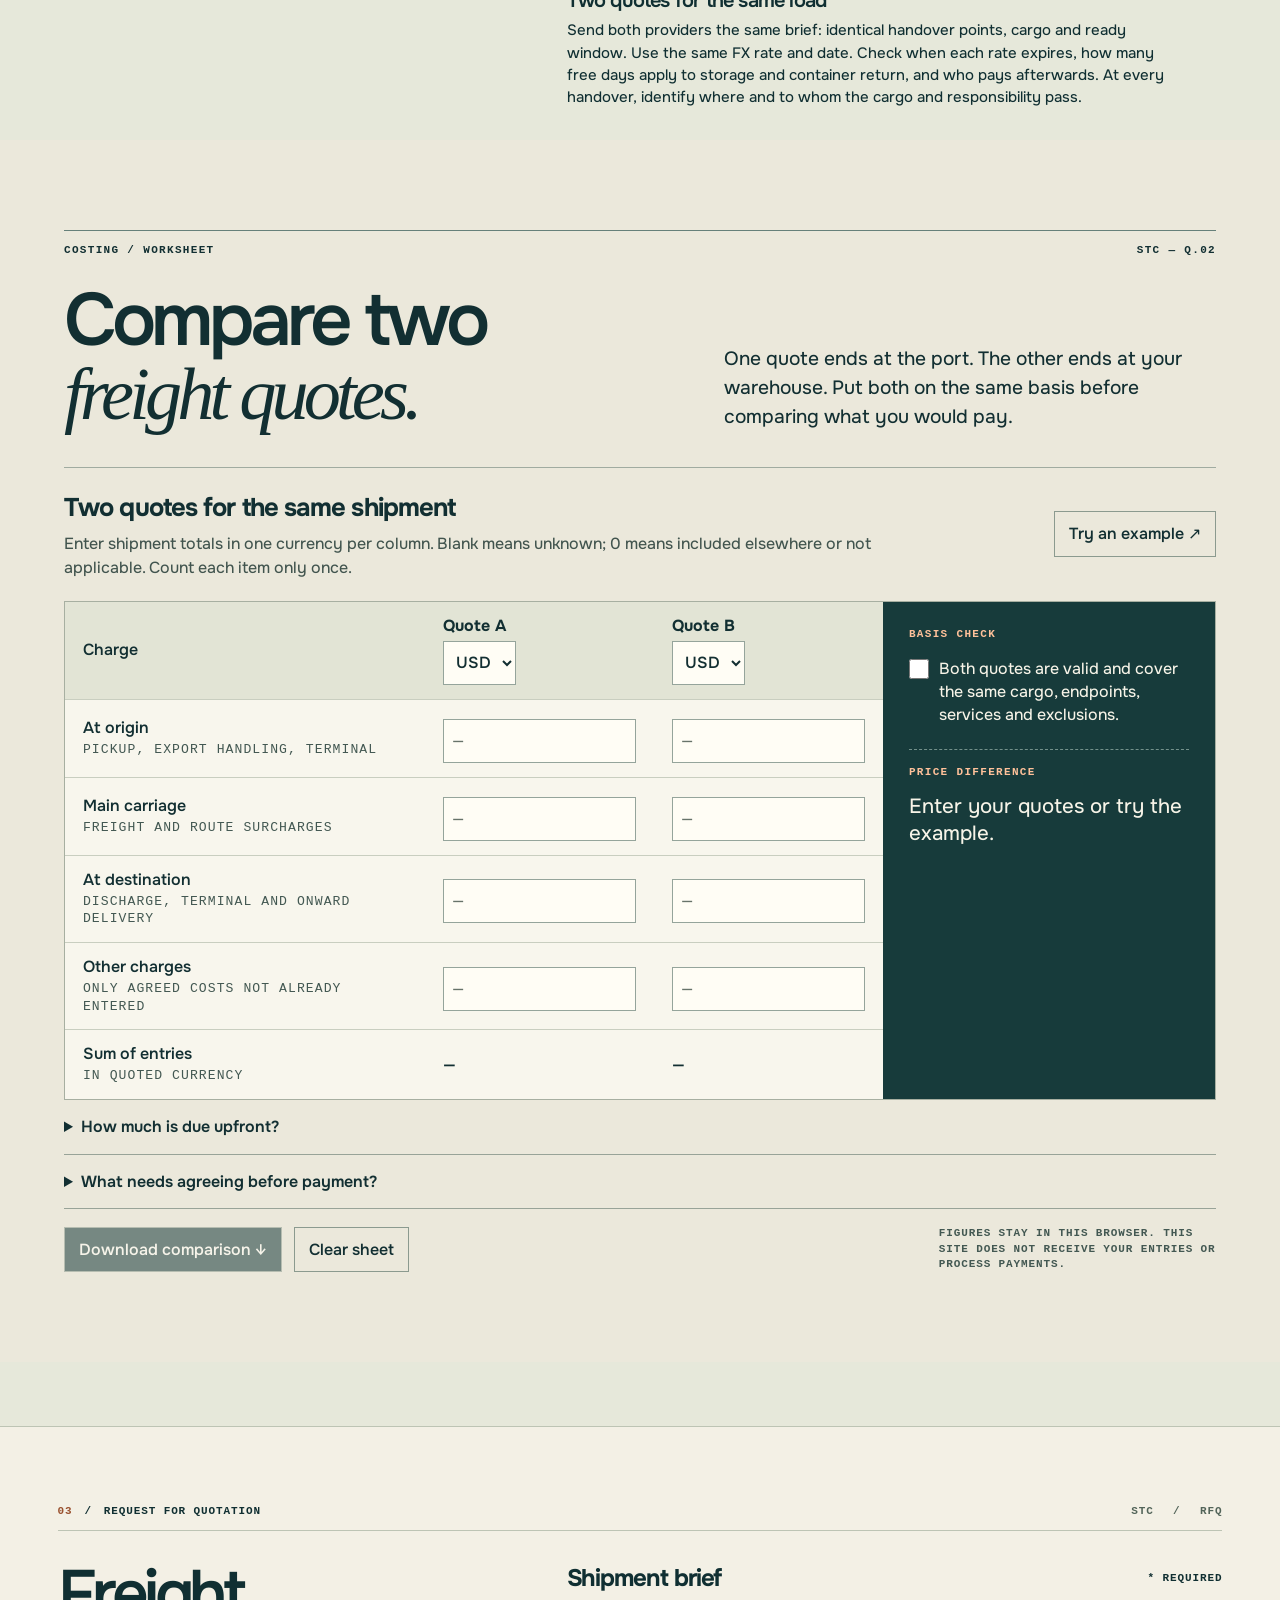
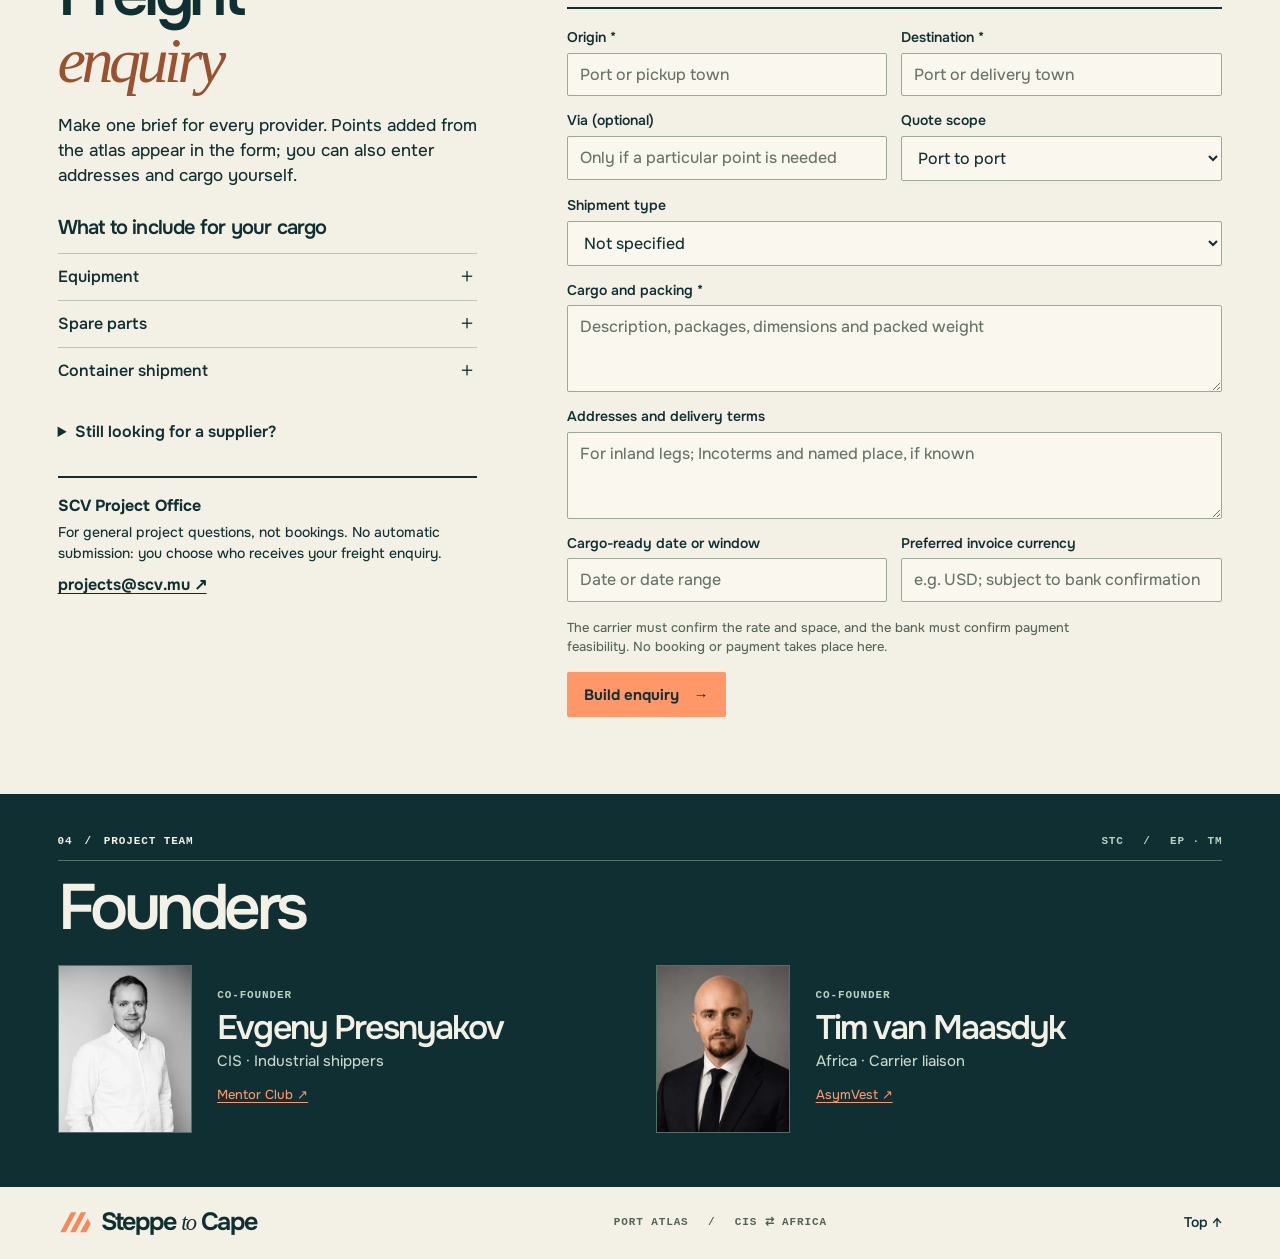
<file: en.html>
<!doctype html>
<html lang="en"><head><meta charset="utf-8"><meta name="viewport" content="width=device-width,initial-scale=1"><title>Steppe to Cape — Port atlas and freight enquiries</title><meta name="description" content="Choose a port and prepare a freight enquiry between the CIS and Africa: scope, currency, fees and payment terms."><meta name="theme-color" content="#102f32"><meta property="og:title" content="Steppe to Cape — Port atlas and freight enquiries"><meta property="og:description" content="Choose a port and prepare a freight enquiry between the CIS and Africa: scope, currency, fees and payment terms."><meta property="og:type" content="website"><meta property="og:image" content="https://nerealvm.github.io/steppe-to-cape/assets/share.jpg"><meta property="og:url" content="https://nerealvm.github.io/steppe-to-cape/en.html"><link rel="canonical" href="https://nerealvm.github.io/steppe-to-cape/en.html"><link rel="alternate" hreflang="ru" href="https://nerealvm.github.io/steppe-to-cape/"><link rel="alternate" hreflang="en" href="https://nerealvm.github.io/steppe-to-cape/en.html"><link rel="icon" href="assets/favicon.svg"><link rel="stylesheet" href="style.css"><script src="site.js" defer></script><link rel="stylesheet" href="quote-lab.css">
</head>
<body id="top"><a class="skip" href="#atlas">Skip to atlas</a>
<header class="mast wrap"><a class="brand" href="#top"><img src="assets/mark.svg" alt="" width="35" height="28"><span>Steppe <i>to</i> Cape</span></a><nav aria-label="Sections"><a href="#atlas">Atlas</a><a href="#cost">Price breakdown</a><a href="#founders">Founders</a></nav><div class="right"><a class="language" href="index.html" hreflang="ru" lang="ru" aria-label="Русский">RU</a><a class="headbrief" href="#contact">Freight brief ↗</a></div></header>
<main><section class="cover"><div class="wrap sleeve"><div class="cover-copy"><div class="micro rule">CIS ⇄ Africa　 /　 Shipper’s field guide</div><h1>Port <i>atlas</i></h1><p>Moving cargo between the CIS and Africa? Plan the whole trip or ask about just the leg you need: from supplier to port, by sea, or from port to warehouse.</p><a class="cover-compare" href="#quote-lab">Already have two quotes? Compare them ↘</a></div><figure class="ship"><img src="assets/vessel.svg" width="860" height="560" alt=""><figcaption>FIG. 01　 /　 Container vessel</figcaption></figure></div></section>
<section class="work wrap" id="atlas"><div class="sectbar"><span class="micro"><b>01</b>　/　Enquiry geography</span><span class="micro minor">STC　 /　 IX</span></div><div class="desk"><div class="chart"><div class="charthead"><h2>Port chart</h2><span class="micro">9 ports</span><div class="tools enhance"><button type="button" data-zoom="out" aria-label="Zoom out">−</button><button type="button" data-zoom="in" aria-label="Zoom in">+</button><button type="button" data-zoom="reset">Fit all</button></div></div><div class="plot"><svg id="chart-svg" role="group" aria-label="Port map. All ports are also available in the list." viewBox="-65 -70 180 110"><image id="land" x="-180" y="-90" width="360" height="180" href="assets/atlas-land.svg"/><g class="enhance"><text data-lon="6" data-lat="52" class="geo-label ">EUROPE</text><text data-lon="13" data-lat="8" class="geo-label ">AFRICA</text><text data-lon="76" data-lat="49" class="geo-label ">ASIA</text><text data-lon="-33" data-lat="-13" class="geo-label ocean">Atlantic Ocean</text><text data-lon="76" data-lat="-18" class="geo-label ocean">Indian Ocean</text><g data-port="RULED" class="pin directory" role="button" tabindex="0" aria-label="St Petersburg · Directory" aria-pressed="false"><path class="leader"/><circle class="locdot" r="4"/><g class="caption"><rect class="hit" rx="2"/><rect class="badge" rx="2"/><text x="7" y="5">St Petersburg</text></g></g>
<g data-port="RUNVS" class="pin market" role="button" tabindex="0" aria-label="Novorossiysk · Market example" aria-pressed="false"><path class="leader"/><circle class="locdot" r="4"/><g class="caption"><rect class="hit" rx="2"/><rect class="badge" rx="2"/><text x="7" y="5">Novorossiysk</text></g></g>
<g data-port="KZAAU" class="pin directory" role="button" tabindex="0" aria-label="Aktau · Directory" aria-pressed="false"><path class="leader"/><circle class="locdot" r="4"/><g class="caption"><rect class="hit" rx="2"/><rect class="badge" rx="2"/><text x="7" y="5">Aktau</text></g></g>
<g data-port="AEJEA" class="pin market" role="button" tabindex="0" aria-label="Jebel Ali · Market example" aria-pressed="false"><path class="leader"/><circle class="locdot" r="4"/><g class="caption"><rect class="hit" rx="2"/><rect class="badge" rx="2"/><text x="7" y="5">Jebel Ali</text></g></g>
<g data-port="AEKLF" class="pin directory" role="button" tabindex="0" aria-label="Khor Fakkan · Directory" aria-pressed="false"><path class="leader"/><circle class="locdot" r="4"/><g class="caption"><rect class="hit" rx="2"/><rect class="badge" rx="2"/><text x="7" y="5">Khor Fakkan</text></g></g>
<g data-port="KEMBA" class="pin directory" role="button" tabindex="0" aria-label="Mombasa · Directory" aria-pressed="false"><path class="leader"/><circle class="locdot" r="4"/><g class="caption"><rect class="hit" rx="2"/><rect class="badge" rx="2"/><text x="7" y="5">Mombasa</text></g></g>
<g data-port="TZDAR" class="pin directory" role="button" tabindex="0" aria-label="Dar es Salaam · Directory" aria-pressed="false"><path class="leader"/><circle class="locdot" r="4"/><g class="caption"><rect class="hit" rx="2"/><rect class="badge" rx="2"/><text x="7" y="5">Dar es Salaam</text></g></g>
<g data-port="MZBEW" class="pin directory" role="button" tabindex="0" aria-label="Beira · Directory" aria-pressed="false"><path class="leader"/><circle class="locdot" r="4"/><g class="caption"><rect class="hit" rx="2"/><rect class="badge" rx="2"/><text x="7" y="5">Beira</text></g></g>
<g data-port="ZADUR" class="pin market" role="button" tabindex="0" aria-label="Durban · Market example" aria-pressed="false"><path class="leader"/><circle class="locdot" r="4"/><g class="caption"><rect class="hit" rx="2"/><rect class="badge" rx="2"/><text x="7" y="5">Durban</text></g></g>
</g></svg><div class="north" aria-hidden="true">N<br>↑</div></div><div class="legend"><span><i class="key k0" aria-hidden="true"></i>Directory</span><span><i class="key k1" aria-hidden="true"></i>Market example</span><span><i class="key k2" aria-hidden="true"></i>In your brief</span></div></div>
<div class="inspector"><div class="charthead"><h2>Port record</h2><span class="micro">STC / P</span></div><div class="pickport enhance"><label for="port-list" class="micro">Choose from list</label><select id="port-list"><optgroup label="Russia"><option value="RULED" >St Petersburg</option><option value="RUNVS" >Novorossiysk</option></optgroup><optgroup label="Kazakhstan"><option value="KZAAU" >Aktau</option></optgroup><optgroup label="UAE"><option value="AEJEA" >Jebel Ali</option><option value="AEKLF" >Khor Fakkan</option></optgroup><optgroup label="Kenya"><option value="KEMBA" >Mombasa</option></optgroup><optgroup label="Tanzania"><option value="TZDAR" >Dar es Salaam</option></optgroup><optgroup label="Mozambique"><option value="MZBEW" >Beira</option></optgroup><optgroup label="South Africa"><option value="ZADUR" selected>Durban</option></optgroup></select></div><div id="records"><article class="port-card" id="card-RULED" data-code="RULED" data-name="St Petersburg" data-other="Санкт-Петербург" data-x="30.198889" data-y="59.872778" data-kind="directory" data-index="01">
<div class="code"><span>RULED　/　01</span><span>59.87°N　30.20°E</span></div><h3>St Petersburg</h3><p class="locale">Russia · Baltic Sea</p><p>Will the supplier deliver to the port, or do you need an empty container at the warehouse? Name the terminal if agreed.</p><div class="card-note"><b class="micro">Ask to itemise</b><p>Separate empty-container positioning and trucking from terminal handling.</p></div><span class="source-tag"><i class="key k0" aria-hidden="true"></i>Directory</span></article>
<article class="port-card" id="card-RUNVS" data-code="RUNVS" data-name="Novorossiysk" data-other="Новороссийск" data-x="37.816111" data-y="44.721667" data-kind="market" data-index="02">
<div class="code"><span>RUNVS　/　02</span><span>44.72°N　37.82°E</span></div><h3>Novorossiysk</h3><p class="locale">Russia · Black Sea</p><p>Start the quote at the terminal if the cargo is already at port. Otherwise add the pickup town and cargo-ready date.</p><div class="card-note"><b class="micro">Ask to itemise</b><p>Ask for origin handling, freight and any transshipment costs as separate items.</p></div><span class="source-tag"><i class="key k1" aria-hidden="true"></i>Market example</span></article>
<article class="port-card" id="card-KZAAU" data-code="KZAAU" data-name="Aktau" data-other="Актау" data-x="51.208372" data-y="43.606456" data-kind="directory" data-index="03">
<div class="code"><span>KZAAU　/　03</span><span>43.61°N　51.21°E</span></div><h3>Aktau</h3><p class="locale">Kazakhstan · Caspian Sea</p><p>Aktau is on the enclosed Caspian Sea. A shipment to Africa needs a separately assessed inland or multimodal connection.</p><div class="card-note"><b class="micro">Ask to itemise</b><p>Identify the change of mode, handling point and who covers the connection.</p></div><span class="source-tag"><i class="key k0" aria-hidden="true"></i>Directory</span></article>
<article class="port-card" id="card-AEJEA" data-code="AEJEA" data-name="Jebel Ali" data-other="Джебель-Али" data-x="55.066111" data-y="24.992222" data-kind="market" data-index="04">
<div class="code"><span>AEJEA　/　04</span><span>24.99°N　55.07°E</span></div><h3>Jebel Ali</h3><p class="locale">UAE · Persian Gulf</p><p>Transshipment here is an option, not a required stop. Say whether the goods need unloading or repacking.</p><div class="card-note"><b class="micro">Ask to itemise</b><p>Separate transshipment, storage and onward freight; ask about free time.</p></div><span class="source-tag"><i class="key k1" aria-hidden="true"></i>Market example</span></article>
<article class="port-card" id="card-AEKLF" data-code="AEKLF" data-name="Khor Fakkan" data-other="Хор-Факкан" data-x="56.375278" data-y="25.378333" data-kind="directory" data-index="05">
<div class="code"><span>AEKLF　/　05</span><span>25.38°N　56.38°E</span></div><h3>Khor Fakkan</h3><p class="locale">UAE · Gulf of Oman</p><p>Khor Fakkan and Jebel Ali are different ports. Include a port change only if the carrier proposes one.</p><div class="card-note"><b class="micro">Ask to itemise</b><p>If a port change is proposed, ask about trucking and handling at both ends.</p></div><span class="source-tag"><i class="key k0" aria-hidden="true"></i>Directory</span></article>
<article class="port-card" id="card-KEMBA" data-code="KEMBA" data-name="Mombasa" data-other="Момбаса" data-x="39.616389" data-y="-4.050000" data-kind="directory" data-index="06">
<div class="code"><span>KEMBA　/　06</span><span>4.05°S　39.62°E</span></div><h3>Mombasa</h3><p class="locale">Kenya · Indian Ocean</p><p>If the cargo continues inland, name the final town or warehouse. A port rate and a door rate cover different journeys.</p><div class="card-note"><b class="micro">Ask to itemise</b><p>Itemise port release, any transit clearance and delivery to the consignee.</p></div><span class="source-tag"><i class="key k0" aria-hidden="true"></i>Directory</span></article>
<article class="port-card" id="card-TZDAR" data-code="TZDAR" data-name="Dar es Salaam" data-other="Дар-эс-Салам" data-x="39.296111" data-y="-6.839722" data-kind="directory" data-index="07">
<div class="code"><span>TZDAR　/　07</span><span>6.84°S　39.30°E</span></div><h3>Dar es Salaam</h3><p class="locale">Tanzania · Indian Ocean</p><p>Define the handover: at the Dar es Salaam terminal or at the consignee’s warehouse.</p><div class="card-note"><b class="micro">Ask to itemise</b><p>Check whether release, trucking and empty-container return are included.</p></div><span class="source-tag"><i class="key k0" aria-hidden="true"></i>Directory</span></article>
<article class="port-card" id="card-MZBEW" data-code="MZBEW" data-name="Beira" data-other="Бейра" data-x="34.834722" data-y="-19.819444" data-kind="directory" data-index="08">
<div class="code"><span>MZBEW　/　08</span><span>19.82°S　34.83°E</span></div><h3>Beira</h3><p class="locale">Mozambique · Mozambique Channel</p><p>If the shipment crosses a border after Beira, identify the destination and the party taking delivery.</p><div class="card-note"><b class="micro">Ask to itemise</b><p>Ask for port costs separately from transit documentation and inland trucking.</p></div><span class="source-tag"><i class="key k0" aria-hidden="true"></i>Directory</span></article>
<article class="port-card" id="card-ZADUR" data-code="ZADUR" data-name="Durban" data-other="Дурбан" data-x="31.029722" data-y="-29.879722" data-kind="market" data-index="09">
<div class="code"><span>ZADUR　/　09</span><span>29.88°S　31.03°E</span></div><h3>Durban</h3><p class="locale">South Africa · Indian Ocean</p><p>Durban terminal or a warehouse in South Africa? For delivery beyond the port, give the unloading address.</p><div class="card-note"><b class="micro">Ask to itemise</b><p>Ask for separate prices for container release, final delivery and empty return.</p></div><span class="source-tag"><i class="key k1" aria-hidden="true"></i>Market example</span></article>
</div><div class="pickrole enhance"><label class="micro" for="role">Role in brief</label><div><select id="role"><option value="origin" >Origin</option><option value="via" >Transfer</option><option value="destination" selected>Destination</option></select><button class="action" type="button" id="add-port">Add port ＋</button></div></div><p id="atlas-status" role="status" class="feedback"></p></div></div>
<div class="stages enhance"><div class="stages-title"><span class="micro">RFQ　/　Stages</span><b>Your brief</b></div><div class="slot"><small>01 / Origin</small><div><strong data-slot="origin">—</strong><button type="button" data-remove="origin" aria-label="Remove · Origin" hidden>×</button></div></div><div class="slot"><small>02 / Transfer</small><div><strong data-slot="via">—</strong><button type="button" data-remove="via" aria-label="Remove · Transfer" hidden>×</button></div></div><div class="slot"><small>03 / Destination</small><div><strong data-slot="destination">—</strong><button type="button" data-remove="destination" aria-label="Remove · Destination" hidden>×</button></div></div><a href="#contact">Open brief ↗</a></div><p class="footnote">Points do not denote shipping services. A UAE transfer is optional. Market example: Novorossiysk — Jebel Ali — Durban, as described by <a href="https://www.fesco.ru/ru/clients/region/intermodal-rsa-services/">FESCO ↗</a>; this is not a Steppe to Cape service. Map: <a href="https://www.naturalearthdata.com/about/terms-of-use/">Natural Earth</a>.</p></section>
<section id="cost" class="band"><div class="wrap editorial"><div><div class="micro rule">02　/　Quotation notes</div><h2>What you <br><i>pay for</i></h2><p>Ocean freight is only one line item. Ask for the amount and currency of each leg, not just a total. A blank line does not mean zero. Choosing a port does not produce a price; that comes from the provider.</p></div><div><dl class="ledger"><div class="cost-row"><span class="num">01</span><dt>To the port</dt><dd>Empty positioning, pickup and loading. Exclude this leg if the supplier delivers to port.</dd></div><div class="cost-row"><span class="num">02</span><dt>At port and at sea</dt><dd>Handling at both ends, freight, surcharges and any transshipment. Which charges are already in the freight rate?</dd></div><div class="cost-row"><span class="num">03</span><dt>After discharge</dt><dd>Release, clearance, delivery and empty return. Are duties, taxes and insurance included, excluded or payable separately?</dd></div><div class="cost-row"><span class="num">04</span><dt>At payment</dt><dd>Ask for each charge currency, invoice currency, FX source and date, payment deadline, fees and who pays them.</dd></div></dl><div class="compare"><h3>Two quotes for the same load</h3><p>Send both providers the same brief: identical handover points, cargo and ready window. Use the same FX rate and date. Check when each rate expires, how many free days apply to storage and container return, and who pays afterwards. At every handover, identify where and to whom the cargo and responsibility pass.</p></div></div></div><div class="lab-shell"><section id="quote-lab" aria-labelledby="quote-title" class="ql"><div class="ql-wrap">
<div class="ql-strap"><span>COSTING / WORKSHEET</span><span>STC — Q.02</span></div>
<div class="ql-heading"><h2 id="quote-title">Compare two<br><em>freight quotes.</em></h2><p>One quote ends at the port. The other ends at your warehouse. Put both on the same basis before comparing what you would pay.</p></div>
<noscript><p>Without JavaScript, compare freight, charges at both ends, delivery and payment terms manually. Check currency, validity and exclusions.</p></noscript>
<div data-workbook hidden>
<div class="ql-tools"><div><strong>Two quotes for the same shipment</strong><p>Enter shipment totals in one currency per column. Blank means unknown; 0 means included elsewhere or not applicable. Count each item only once.</p></div><button type="button" data-demo>Try an example ↗</button></div>
<p data-example hidden class="ql-example">Worked example: these amounts are invented, not freight rates.</p>
<div class="ql-grid"><div class="ql-sheet"><table><thead><tr><th scope="col">Charge</th><th scope="col"><b>Quote A</b><select data-cur="A" aria-label="Currency of quote A"><option>USD</option><option>EUR</option><option>AED</option><option>ZAR</option><option>KZT</option><option>RUB</option></select></th><th scope="col"><b>Quote B</b><select data-cur="B" aria-label="Currency of quote B"><option>USD</option><option>EUR</option><option>AED</option><option>ZAR</option><option>KZT</option><option>RUB</option></select></th></tr></thead><tbody><tr><th scope="row">At origin<small>Pickup, export handling, terminal</small></th><td><input type="text" class="ql-money" inputmode="decimal" autocomplete="off" maxlength="24" data-money="A" aria-label="At origin · A" placeholder="—"></td><td><input type="text" class="ql-money" inputmode="decimal" autocomplete="off" maxlength="24" data-money="B" aria-label="At origin · B" placeholder="—"></td></tr><tr><th scope="row">Main carriage<small>Freight and route surcharges</small></th><td><input type="text" class="ql-money" inputmode="decimal" autocomplete="off" maxlength="24" data-money="A" aria-label="Main carriage · A" placeholder="—"></td><td><input type="text" class="ql-money" inputmode="decimal" autocomplete="off" maxlength="24" data-money="B" aria-label="Main carriage · B" placeholder="—"></td></tr><tr><th scope="row">At destination<small>Discharge, terminal and onward delivery</small></th><td><input type="text" class="ql-money" inputmode="decimal" autocomplete="off" maxlength="24" data-money="A" aria-label="At destination · A" placeholder="—"></td><td><input type="text" class="ql-money" inputmode="decimal" autocomplete="off" maxlength="24" data-money="B" aria-label="At destination · B" placeholder="—"></td></tr><tr><th scope="row">Other charges<small>Only agreed costs not already entered</small></th><td><input type="text" class="ql-money" inputmode="decimal" autocomplete="off" maxlength="24" data-money="A" aria-label="Other charges · A" placeholder="—"></td><td><input type="text" class="ql-money" inputmode="decimal" autocomplete="off" maxlength="24" data-money="B" aria-label="Other charges · B" placeholder="—"></td></tr></tbody><tfoot><tr><th scope="row">Sum of entries<small>in quoted currency</small></th><td><output data-total="A">—</output></td><td><output data-total="B">—</output></td></tr></tfoot></table></div>
<aside class="ql-aside"><p class="ql-tag">BASIS CHECK</p><label class="ql-check"><input type="checkbox" data-scope><span>Both quotes are valid and cover the same cargo, endpoints, services and exclusions.</span></label><div data-exchange hidden><label><span data-fxlabel></span><input inputmode="decimal" type="text" data-fx maxlength="20" autocomplete="off" placeholder="—"></label><small>Enter your comparison rate, not a live bank rate.</small></div><p class="ql-tag ql-rule">PRICE DIFFERENCE</p><p role="status" data-verdict></p></aside></div>
<details class="ql-payment"><summary>How much is due upfront?</summary><div><p>Use the advance percentage from your agreement. A completed quote splits into two amounts in its original currency. Credit terms, conversion on the payment date and bank fees are agreed separately.</p><div class="ql-splits"><label>Advance on quote A, %<input type="text" inputmode="decimal" maxlength="7" placeholder="—" data-pct="A"><output data-split="A">—</output></label><label>Advance on quote B, %<input type="text" inputmode="decimal" maxlength="7" placeholder="—" data-pct="B"><output data-split="B">—</output></label></div></div></details>
<details class="ql-payment"><summary>What needs agreeing before payment?</summary><div class="ql-terms"><p><strong>Invoice</strong><br>Who invoices whom? Are the goods and freight payable under the same contract or separate contracts?</p><p><strong>Currency and fees</strong><br>What are the invoice and settlement currencies, which date fixes the exchange rate, and who bears the fees?</p><p><strong>Payment trigger</strong><br>Is the balance due on a date, against a document or on delivery? Confirm the beneficiary and agreed terms before transferring funds.</p></div></details>
<div class="ql-save"><button type="button" data-export>Download comparison ↓</button><button type="button" data-reset>Clear sheet</button><small>Figures stay in this browser. This site does not receive your entries or process payments.</small></div>
</div></div></section></div></section>
<section id="contact" class="wrap contact"><div class="sectbar"><span class="micro"><b>03</b>　/　Request for quotation</span><span class="micro minor">STC　 /　 RFQ</span></div><div class="editorial"><aside><h2>Freight<br><i>enquiry</i></h2><p>Make one brief for every provider. Points added from the atlas appear in the form; you can also enter addresses and cargo yourself.</p><h3 class="scenario-title">What to include for your cargo</h3><details class="scenario"><summary>Equipment</summary><p>For an assembled machine, give packed dimensions, the heaviest piece, lifting method and whether it is new or used.</p><p>Request separate lines for special equipment, securing and lifting.</p></details><details class="scenario"><summary>Spare parts</summary><p>List packages, weight and volume, and flag batteries or oils. If a plant is waiting for a part, give the latest acceptable delivery date.</p><p>Compare time to the warehouse, not just time at sea. Ask about consolidation and release charges.</p></details><details class="scenario"><summary>Container shipment</summary><p>Give container type and count, packed cargo weight per container and the date the load will be ready.</p><p>Check empty positioning, handling at both ends and free time before return.</p></details><details class="procurement"><summary>Still looking for a supplier?</summary><p>If the goods have not been purchased, include the model or specification. Ask for sourcing and transport to be quoted separately: freight does not include the purchase price.</p></details><div class="office"><b>SCV Project Office</b><p>For general project questions, not bookings. No automatic submission: you choose who receives your freight enquiry.</p><a href="mailto:projects@scv.mu">projects@scv.mu ↗</a></div></aside><div><noscript><p>Enable JavaScript to build a file, or email the project office yourself with the origin, destination, cargo and preferred currency.</p></noscript><form id="brief" class="enhance"><div class="formhead"><strong>Shipment brief</strong><small>* Required</small></div><div class="fields"><label for="f-origin">Origin *<input name="origin" id="f-origin" placeholder="Port or pickup town" required maxlength="240"></label><label for="f-destination">Destination *<input name="destination" id="f-destination" placeholder="Port or delivery town" required maxlength="240"></label><label for="f-via">Via (optional)<input name="via" id="f-via" placeholder="Only if a particular point is needed" maxlength="240"></label><label>Quote scope<select id="f-scope" name="scope"><option value="port">Port to port</option><option value="door">Door to door</option><option value="toDoor">Port to door</option><option value="toPort">Door to port</option><option value="leg">One leg only</option></select></label></div><div class="linefields"><label>Shipment type<select id="f-type" name="type"><option value="">Not specified</option><option value="0">Equipment</option><option value="1">Spare parts</option><option value="2">Container shipment</option></select></label><label for="f-goods">Cargo and packing *<textarea rows="3" name="goods" id="f-goods" placeholder="Description, packages, dimensions and packed weight" required maxlength="1800"></textarea></label></div><div class="fields extra"><label for="f-places">Addresses and delivery terms<textarea rows="3" name="places" id="f-places" placeholder="For inland legs; Incoterms and named place, if known" maxlength="1800"></textarea></label><label for="f-ready">Cargo-ready date or window<input name="ready" id="f-ready" placeholder="Date or date range" maxlength="240"></label><label for="f-currency">Preferred invoice currency<input name="currency" id="f-currency" placeholder="e.g. USD; subject to bank confirmation" maxlength="240"></label></div><p class="safe">The carrier must confirm the rate and space, and the bank must confirm payment feasibility. No booking or payment takes place here.</p><button class="action" type="submit">Build enquiry　→</button></form><div id="draft" hidden><label for="draft-body">Enquiry text</label><textarea id="draft-body" rows="10" readonly></textarea><div class="draft-tools"><button class="action" id="copy" type="button">Copy text</button><button class="secondary" id="download" type="button">Download .txt ↓</button></div></div><p id="draft-status" role="status" class="feedback"></p></div></div></section>
<section id="founders" class="people"><div class="wrap"><div class="sectbar"><span class="micro">04　/　Project team</span><span class="micro minor">STC　 /　 EP · TM</span></div><h2>Founders</h2><div class="profiles"><article class="founder"><div class="portrait"><span aria-hidden="true">EP</span><img src="assets/evgeny.webp" width="360" height="450" loading="lazy" alt="Evgeny Presnyakov"></div><div><small>Co-founder</small><h3>Evgeny Presnyakov</h3><p>CIS · Industrial shippers</p><a href="https://mentorclub.ru/mentors/evgenij-presnyakov/">Mentor Club ↗</a></div></article><article class="founder"><div class="portrait"><span aria-hidden="true">TM</span><img src="assets/tim.webp" width="360" height="450" loading="lazy" alt="Tim van Maasdyk"></div><div><small>Co-founder</small><h3>Tim van Maasdyk</h3><p>Africa · Carrier liaison</p><a href="https://asymvest.com/about">AsymVest ↗</a></div></article></div></div></section></main><footer class="wrap"><a class="brand" href="#top"><img src="assets/mark.svg" alt="" width="35" height="28"><span>Steppe <i>to</i> Cape</span></a><span class="micro">Port atlas　 /　 CIS ⇄ Africa</span><a href="#top">Top ↑</a></footer><script src="quote-ledger.js" defer></script>
<script src="quote-ui.js" defer></script>
</body></html>
</file>
<file: style.css>
@font-face{font-family:Onest;src:url('assets/onest-latin.woff2') format('woff2');font-weight:100 900;font-display:swap;unicode-range:U+0000-00FF,U+0131,U+0152-0153,U+02BB-02BC,U+02C6,U+02DA,U+02DC,U+0304,U+0308,U+0329,U+2000-206F,U+20AC,U+2122,U+2191,U+2193,U+2212,U+2215,U+FEFF,U+FFFD}@font-face{font-family:Onest;src:url('assets/onest-cyrillic.woff2') format('woff2');font-weight:100 900;font-display:swap;unicode-range:U+0301,U+0400-045F,U+0490-0491,U+04B0-04B1,U+2116}
:root{--ink:#102f32;--deep:#153c3d;--paper:#f3f0e5;--page:#faf8ee;--soft:#e7e8d9;--muted:#526459;--rule:#bdc4b4;--accent:#ff9768;--rust:#99512f;--mono:'Courier New',monospace;--g:clamp(16px,4.5vw,76px)}
*{box-sizing:border-box}body{margin:0;background:var(--paper);color:var(--ink);font:450 16px/1.48 Onest,Arial,sans-serif;-webkit-font-smoothing:antialiased}h1,h2,h3,p,dl,dd,figure{margin:0}h1,h2,h3{font-weight:575;line-height:1.04;letter-spacing:-.055em}a{color:inherit;text-underline-offset:.2em}button,input,textarea,select{font:inherit;color:inherit}button,select,summary{cursor:pointer}button{border:0}button:disabled{cursor:default}button,a,input,select,textarea,summary{touch-action:manipulation}:focus-visible{outline:3px solid #ba4922;outline-offset:3px}.cover :focus-visible,.people :focus-visible{outline-color:var(--accent)}[hidden],.enhance{display:none!important}html.js .enhance:not([hidden]){display:revert!important}html.js .stages.enhance{display:grid!important}html.js .tools.enhance{display:flex!important}html.js .pickrole.enhance{display:block!important}::selection{background:#ffb78d;color:var(--ink)}.wrap{max-width:1600px;margin:auto;padding-inline:var(--g)}.skip{position:fixed;top:6px;left:6px;transform:translateY(-200%);background:var(--paper);padding:12px;z-index:20}.skip:focus{transform:none}i{font-family:Georgia,serif;font-weight:400}.micro,small,.code,.num{font:600 11px/1.4 var(--mono);letter-spacing:.08em;text-transform:uppercase}.rule{display:flex;align-items:center;gap:10px}.rule:before{content:'';flex:0 0 24px;height:2px;background:var(--accent)}.mast{display:flex;align-items:center;gap:32px;min-height:68px}.brand{display:inline-flex;align-items:center;gap:8px;font-size:25px;line-height:1;letter-spacing:-.065em;font-weight:650;text-decoration:none;white-space:nowrap;min-height:44px}.brand i{font-size:.9em}.mast nav,.right{display:flex;align-items:center;gap:clamp(18px,2.5vw,42px)}.mast nav{margin-left:auto}.mast nav a,.right a,.stages>a,footer>a:last-child{display:inline-flex;align-items:center;justify-content:center;min-height:44px;text-decoration:none;font-size:14px;font-weight:550}.mast nav a:hover,footer a:hover,.stages>a:hover{text-decoration:underline}.right{gap:14px}.language{border-left:1px solid var(--rule);padding-inline:18px;font-family:var(--mono)}.headbrief{padding:0 15px;background:var(--ink);color:var(--paper)}.headbrief:hover{background:#285150}.cover,.people{background:var(--ink);color:var(--paper)}.sleeve{display:flex;align-items:center;position:relative;isolation:isolate;overflow:hidden;min-height:238px}.sleeve:after{content:'';position:absolute;right:0;top:0;bottom:0;width:54%;background:url('assets/soundings.svg') center 47%/cover no-repeat;opacity:.6;z-index:-1}.cover-copy{padding:30px 0;flex:1;z-index:1}.cover h1{font-size:clamp(60px,6.9vw,110px);letter-spacing:-.075em;line-height:.99;margin:12px 0}.cover i,.people i{color:var(--accent)}.cover p{max-width:61ch;font-size:clamp(15px,1.22vw,19px);color:#d8e1d1}.ship{position:relative;align-self:stretch;flex:0 0 clamp(200px,30%,440px);min-width:0;margin-left:16px}.ship img{position:absolute;inset:0;width:100%;height:100%;object-fit:contain}.ship figcaption{position:absolute;right:0;bottom:8px;font:10px var(--mono);color:#c7d6c7;letter-spacing:.1em}.work,.contact{padding-block:30px 54px}.sectbar,.charthead,.formhead,.code{display:flex;align-items:center;justify-content:space-between;gap:10px}.sectbar{margin-bottom:14px}.sectbar b{color:var(--rust)}.minor{color:var(--muted)}.desk{display:grid;grid-template-columns:minmax(0,1.85fr) minmax(300px,1fr);border:1px solid #9fae9f;background:var(--page)}.chart{display:flex;flex-direction:column;min-width:0;border-right:1px solid #9fae9f}.charthead{padding:13px 20px;border-bottom:1px solid var(--rule);min-height:51px}.charthead h2{font-size:22px;letter-spacing:-.045em}.charthead .micro{color:var(--muted)}.plot{position:relative;isolation:isolate;min-height:380px;flex:1;background:#c7d6c8;overflow:hidden}.plot>svg{position:absolute;inset:0;width:100%;height:100%;display:block;touch-action:pan-y}.plot.zoomed>svg{touch-action:none;cursor:grab}.plot.dragging>svg{cursor:grabbing}.north{position:absolute;top:12px;left:15px;font:700 13px/1.15 var(--mono);text-align:center;pointer-events:none}.geo-label{fill:#758676;text-anchor:middle;font:600 12px var(--mono);letter-spacing:.15em;pointer-events:none}.geo-label.ocean{font:italic 15px Georgia;letter-spacing:.03em}.pin{cursor:pointer;outline:none}.leader{stroke:#375754;fill:none;stroke-width:1}.locdot{fill:var(--paper);stroke:var(--ink);stroke-width:1.8}.market .locdot{fill:#b9512a;stroke:#874529}.pin.inbrief .locdot{fill:var(--ink);stroke:var(--ink);rx:0}.badge{fill:#f5f3e7;stroke:#a0ad9e;stroke-width:.9}.pin text{font:550 13px Onest,Arial,sans-serif;fill:var(--ink)}.hit{fill:transparent}.pin:hover .badge,.pin:focus-visible .badge{stroke:var(--ink);stroke-width:2}.pin[aria-pressed=true] .badge{fill:var(--ink);stroke:var(--ink)}.pin[aria-pressed=true] text{fill:var(--page)}.pin:focus-visible .badge{stroke:#bb4e25;stroke-width:3}.chart>.charthead{gap:10px;padding-block:6px}.chart>.charthead>.micro{margin-left:auto}.tools{position:static;margin-left:auto;border:1px solid #87998b;background:var(--page)}.tools button{min-width:44px;height:44px;background:none;font-weight:575;font-size:19px}.tools button+button{border-left:1px solid var(--rule)}.tools button:last-child{font:600 12px var(--mono);padding:0 12px}.tools button:disabled{color:#77887e}.tools button:not(:disabled):hover{background:#e0e6d7}.legend,.source-tag{display:flex;align-items:center;flex-wrap:wrap;gap:18px}.legend{border-top:1px solid var(--rule);min-height:46px;padding:10px 16px;background:#eeefe3;font-size:13px}.legend>span,.source-tag{display:inline-flex;align-items:center;gap:7px}.key{display:inline-block;width:10px;height:10px;border:2px solid var(--ink);border-radius:50%;background:var(--paper);flex:none}.k1{background:#b9512a;border-color:#874529}.k2{border-radius:0;background:var(--ink)}.inspector{min-width:0;display:flex;flex-direction:column}.pickport,.pickrole,.port-card{padding-inline:20px}.pickport{padding-top:13px}.pickport label,.pickrole label{display:block;color:var(--muted);margin-bottom:5px}select,input,textarea{display:block;min-width:0;width:100%;border:1px solid #9ba999;background:var(--page);border-radius:2px;padding:10px 12px;font-size:16px;font-weight:450;line-height:1.35}select{min-height:44px;padding-right:22px}.pickport select,.pickrole select{background:var(--paper)}.port-card{padding-block:16px 10px}.port-card+.port-card:not([hidden]){border-top:0}.code{color:var(--muted);font-size:10px;letter-spacing:.06em}.port-card h3{font-size:clamp(28px,2.5vw,42px);margin:8px 0 3px}.locale{color:var(--muted);font-size:14px!important;margin-bottom:12px}.port-card p{font-size:15px;line-height:1.4}.card-note{border-top:1px dashed var(--rule);padding-top:8px;margin-top:10px}.card-note b{color:var(--rust)}.source-tag{font:600 11px var(--mono);margin-top:10px}.pickrole{margin-top:auto;padding-block:0 15px}.pickrole>div{display:grid;grid-template-columns:minmax(0,1fr) auto;gap:6px}.action,.secondary{display:inline-flex;justify-content:center;align-items:center;border-radius:2px;padding:10px 17px;min-height:45px;font-size:15px;font-weight:650}.action{background:var(--accent);color:var(--ink)}.action:not(:disabled):hover{background:#ffb68d}.action:disabled{background:#dfe5d6;color:#485a4d}.secondary{background:var(--paper);border:1px solid var(--rule)}.feedback{font-size:14px;color:var(--muted)}.feedback:not(:empty){padding:9px 0}.inspector .feedback:not(:empty){padding:0 20px 12px}.stages{grid-template-columns:auto repeat(3,minmax(0,1fr)) auto;align-items:stretch;background:var(--deep);color:var(--page)}.stages>div,.stages>a{padding:12px clamp(10px,1.5vw,24px)}.stages>div{border-right:1px solid #486361}.stages small,.stages .micro{font-size:10px;color:#bed1c3}.stages-title b{display:block;font-size:17px}.slot>div{display:flex;align-items:center;min-height:27px;gap:5px}.slot strong{font-size:15px;overflow-wrap:anywhere}.slot button{font-size:17px;color:var(--accent);background:transparent;min-width:32px;min-height:32px}.stages>a{color:var(--accent)}.footnote{font-size:12px;color:var(--muted);max-width:120ch;margin-top:12px}.footnote a:hover,.office a:hover,.founder a:hover{text-decoration-thickness:2px}.band{background:#e6e8da;border-block:1px solid var(--rule);padding-block:clamp(36px,5vw,80px)}.editorial{display:grid;grid-template-columns:minmax(0,.78fr) minmax(0,1.22fr);gap:clamp(38px,7vw,110px)}.editorial h2,.people h2{font-size:clamp(45px,5vw,84px);letter-spacing:-.07em}.editorial h2 i{color:var(--rust)}.editorial .rule{margin-bottom:18px}.editorial p{max-width:62ch}.editorial h2+p{margin-top:18px;font-size:17px;max-width:40ch}.ledger{border-top:2px solid var(--ink)}.cost-row{display:grid;grid-template-columns:23px .6fr 1fr;gap:12px;align-items:baseline;padding:18px 0;border-bottom:1px solid var(--rule)}.num{color:var(--rust)}.cost-row dt,.compare h3,.scenario-title{font-size:20px;font-weight:600;letter-spacing:-.04em}.cost-row dd,.compare p{font-size:15px}.compare{margin-top:24px}.compare p{margin-top:8px}.contact{padding-block:clamp(40px,6vw,92px)}.contact .sectbar{border-bottom:1px solid var(--rule);padding-bottom:11px;margin-bottom:30px}.scenario-title{margin:30px 0 14px}.scenario{border-top:1px solid var(--rule)}.scenario summary{display:flex;align-items:center;justify-content:space-between;min-height:46px;padding:8px 0;list-style:none;font-weight:550}.scenario summary::-webkit-details-marker{display:none}.scenario summary:after{content:'＋';font:20px/1 var(--mono)}.scenario[open] summary:after{content:'−'}.scenario p{font-size:15px;margin:0 0 12px}.office{margin-top:22px;padding-top:16px;border-top:2px solid var(--ink)}.office p{font-size:14px;margin:5px 0 9px}.office a{font-weight:650}.formhead{border-bottom:2px solid var(--ink);padding-bottom:10px;margin-bottom:18px}.formhead strong{font-size:24px;letter-spacing:-.045em}.fields,.linefields{display:grid;grid-template-columns:1fr 1fr;gap:14px}.linefields{grid-template-columns:1fr;margin-block:14px}.extra>label:first-child{grid-column:1/-1}.contact label{display:block;font-weight:570;font-size:14px}input,textarea,.fields select,.linefields select{margin-top:5px}textarea{resize:vertical}input::placeholder,textarea::placeholder{color:#67736a}.safe{font-size:13px;color:var(--muted);margin:16px 0}.draft-tools{display:flex;gap:8px;flex-wrap:wrap;margin:10px 0}#draft{margin-top:18px;padding-top:12px;border-top:1px solid var(--rule)}#draft-body{font:14px/1.55 var(--mono)}.people{padding:40px 0 54px}.people .minor,.people small{color:#bbd1bf}.people .sectbar{border-bottom:1px solid #57716b;padding-bottom:10px}.profiles{display:grid;grid-template-columns:1fr 1fr;gap:32px;margin-top:24px}.founder{display:flex;align-items:center;gap:clamp(14px,2vw,30px)}.portrait{position:relative;flex:0 0 min(27%,134px);aspect-ratio:4/5;display:grid;place-items:center;background:#224645;border:1px solid #537267}.portrait span{font:italic clamp(28px,3vw,52px) Georgia;color:#afc2b1}.portrait img{width:100%;height:100%;position:absolute;inset:0;object-fit:cover}.founder h3{font-size:clamp(23px,2.65vw,46px);margin:5px 0}.founder p{color:#c7d8cb;font-size:15px}.founder a{display:inline-flex;align-items:center;min-height:44px;color:var(--accent);font-size:13px}footer.wrap{display:flex;gap:20px;align-items:center;justify-content:space-between;min-height:72px}footer .micro{color:var(--muted)}
@media(min-width:1601px){.sleeve{overflow:visible}.cover{overflow:hidden}}
@media(max-width:930px){.mast{gap:18px}.mast nav{gap:16px}.desk{grid-template-columns:minmax(0,1.27fr) minmax(280px,1fr)}.stages-title .micro{display:none}.stages-title{align-content:center}.editorial{grid-template-columns:minmax(0,.77fr) minmax(0,1.23fr);gap:30px}.cost-row{grid-template-columns:20px 1fr}.cost-row dd{grid-column:2}.ship{flex-basis:26%}.profiles{gap:18px}.legend{gap:9px}.legend>span{font-size:12px}.pickrole>div{grid-template-columns:1fr}.cover h1{font-size:64px}}
@media(max-width:720px){.mast{min-height:58px;gap:8px;flex-wrap:wrap}.brand{font-size:22px}.brand img{width:28px}.mast nav{order:3;width:100%;border-top:1px solid var(--rule);justify-content:space-between;gap:5px}.mast nav a{font-size:13px}.right{margin-left:auto;gap:4px}.right a{font-size:13px}.language{border:0;padding:0 10px}.headbrief{padding:0 10px}.cover-copy{padding:22px 0 24px}.cover .micro{font-size:9px;letter-spacing:.06em}.sleeve{min-height:0;display:block}.cover h1{font-size:clamp(46px,9vw,66px);margin:10px 0 12px}.cover p{font-size:15px;max-width:48ch}.ship{position:absolute;top:2px;right:12px;width:22%;height:73px;margin:0;opacity:.8}.ship figcaption{display:none}.sleeve:after{width:41%}.work{padding-block:20px 34px}.desk{display:flex;flex-direction:column}.chart{border:0;order:2}.inspector{display:contents}.inspector>.charthead{display:none}.pickport{order:1;border-bottom:1px solid var(--rule);padding:10px 14px;align-items:center}.js .pickport.enhance{display:flex!important;gap:10px}.pickport label{margin:0;flex:0 0 80px}.charthead{padding:10px 14px;min-height:42px}.charthead h2{font-size:20px}.chart>.charthead>.micro{display:none}.plot{flex:none;height:clamp(350px,89vw,460px);min-height:0}.legend{min-height:40px;padding:8px 12px}.port-card{padding:14px}.port-card h3{font-size:30px}#records{order:3}.pickrole{order:4;padding:0 14px 14px}.pickrole>div{grid-template-columns:1fr auto}.inspector .feedback{order:5}.stages{grid-template-columns:repeat(3,minmax(0,1fr))}.stages-title{grid-column:1/-1;border-bottom:1px solid #486361}.stages .stages-title{display:flex;align-items:center;gap:10px}.stages-title .micro{display:inline}.stages>div,.stages>a{padding:8px}.stages>a{grid-column:1/-1;border-top:1px solid #486361}.slot>div{flex-wrap:wrap}.stages small{font-size:9px}.slot strong{font-size:14px}.slot button{min-width:44px;min-height:44px}.editorial{grid-template-columns:1fr;gap:25px}.editorial h2 br{display:none}.editorial h2 br:after{content:' '}.editorial h2 br+i:before{content:' '}.cost-row{grid-template-columns:20px minmax(88px,.6fr) 1fr;gap:8px}.cost-row dd{grid-column:auto}.contact .editorial{gap:28px}.profiles{grid-template-columns:1fr;gap:22px}.portrait{flex-basis:86px}.people{padding-block:26px}.founder h3{font-size:25px}.people h2{font-size:40px}footer .micro{display:none}.footnote{line-height:1.5}}
@media(max-width:440px){.ship{height:54px;top:21px;width:21%;right:5px}.cover .micro{max-width:85%}.cover h1{font-size:clamp(42px,11vw,52px)}.fields{grid-template-columns:1fr}.cost-row{grid-template-columns:18px 1fr}.cost-row dd{grid-column:2}.geo-label{font-size:10px}.geo-label.ocean{font-size:12px}.pin text{font-size:12px}.right .headbrief{min-height:38px}.sleeve:after{opacity:.36}.slot small{letter-spacing:0}.pickrole select{font-size:15px}.legend{column-gap:10px}.legend>span{font-size:11px}.legend .key{width:8px;height:8px}}
@media print{.mast nav,.right,.tools,.pickrole,.draft-tools,footer,.ship{display:none!important}.cover,.people,.stages{background:white;color:black}.wrap{padding-inline:0}.cover p,.founder p{color:black}.portrait{max-width:70px}.plot{height:320px}.work,.contact,.band{padding-block:15px}}

.cover .cover-compare{display:inline-flex;align-items:center;min-height:44px;margin-top:4px;color:#ffb184;text-decoration:underline;text-underline-offset:.26em;font-size:15px}.procurement{margin:16px 0;color:var(--ink)}.procurement summary{cursor:pointer;font-weight:600;min-height:44px;align-content:center}.procurement p{line-height:1.5;padding-bottom:14px}.lab-shell{margin-top:32px}.ql-payment>.ql-terms{grid-template-columns:repeat(3,minmax(0,1fr))}@media(max-width:760px){.ql-payment>.ql-terms{grid-template-columns:1fr}}@media(prefers-reduced-motion:no-preference){.ship img{animation:stc-arrive 1.65s cubic-bezier(.2,.65,.35,1) both}@keyframes stc-arrive{from{transform:translate(-12px,7px);opacity:.6}to{transform:none;opacity:1}}}
</file>
<file: quote-lab.css>
.ql{background:#ebe8db;color:#122f32;padding-block:clamp(48px,7vw,98px);scroll-margin-top:16px}.ql-wrap{width:min(100%,1480px);margin:auto;padding-inline:clamp(20px,5vw,82px)}.ql-strap,.ql-tag{font:600 11px/1.45 'Courier New',monospace;letter-spacing:.12em}.ql-strap{display:flex;justify-content:space-between;border-top:1px solid #66807a;padding:12px 0 25px}.ql-heading{display:grid;grid-template-columns:1.2fr 1fr;align-items:end;gap:6%;margin-bottom:35px}.ql-heading h2{font-size:clamp(42px,5.8vw,84px);line-height:.99;letter-spacing:-.065em;margin:0}.ql-heading em{font:italic 400 1em/1 Georgia,serif}.ql-heading p,.ql-tools p,.ql-payment p{line-height:1.5;max-width:54ch}.ql-heading p{font-size:clamp(17px,1.5vw,23px)}.ql-tools{display:flex;gap:20px;align-items:center;justify-content:space-between;border-top:1px solid #a0aba0;padding:21px 0}.ql-tools strong{font-size:clamp(19px,2vw,27px);letter-spacing:-.035em}.ql-tools p{color:#41544e;max-width:78ch;margin:5px 0 0}.ql button{font:inherit;font-weight:550;color:inherit;padding:10px 14px;min-height:44px;border:1px solid #8b9a8f;background:transparent;cursor:pointer;border-radius:0}.ql button:hover,.ql summary:hover{background:#dedfcf}.ql-grid{display:grid;grid-template-columns:minmax(0,1.9fr) minmax(200px,.77fr);border:1px solid #a7afa1}.ql-sheet{min-width:0;background:#f8f6ed}.ql table{width:100%;border-collapse:collapse;table-layout:fixed;font-size:16px;line-height:1.25}.ql th,.ql td{text-align:left;padding:14px clamp(8px,1.4vw,22px);border-bottom:1px solid #c9cec0;vertical-align:middle}.ql thead th{background:#e2e4d5}.ql th{font-weight:560}.ql th:first-child{width:44%}.ql th small{display:block;font-weight:400;color:#435852;font-size:.82em;line-height:1.35;margin-top:3px}.ql select,.ql input[type=text]{font:inherit;color:#132f32;background:#fffdf5;border:1px solid #95a49b;min-height:44px;width:100%;border-radius:0;min-width:0;padding:8px;font-variant-numeric:tabular-nums}.ql select{width:auto;max-width:100%;margin-top:5px}.ql th b{display:block}.ql tfoot{font-variant-numeric:tabular-nums}.ql tfoot td{font-weight:600;overflow-wrap:anywhere}.ql tfoot :is(th,td){border-bottom:0}.ql-aside{background:#173b3b;color:#f7f4e8;padding:clamp(17px,2vw,29px)}.ql-aside .ql-tag{color:#ffc19a;margin:0 0 14px}.ql-check{display:flex;gap:10px;align-items:flex-start;line-height:1.45;cursor:pointer}.ql-check input{min-width:20px;width:20px;height:20px;margin:2px 0 0;accent-color:#f7ab7c}.ql-aside [data-exchange]{margin-top:18px}.ql-aside [data-fxlabel]{display:block;font-weight:600;margin-bottom:5px}.ql-aside small{display:block;margin-top:5px}.ql-aside .ql-rule{border-top:1px dashed #74918b;margin:22px 0 12px;padding-top:15px}.ql [data-verdict]{font-size:clamp(17px,1.6vw,23px);line-height:1.33;margin:0}.ql-example{padding:10px 13px;background:#ffe0bc;color:#362919}.ql-payment{border-bottom:1px solid #98a398}.ql-payment summary{font-weight:600;cursor:pointer;min-height:48px;padding:15px 0}.ql-payment>div{padding:0 0 18px;display:grid;grid-template-columns:1fr 1.2fr;gap:22px}.ql-splits{display:grid;grid-template-columns:repeat(2,minmax(0,1fr));gap:12px}.ql-splits label,.ql-splits output{display:block}.ql-splits output{font-size:.88em;margin-top:5px}.ql-save{display:flex;align-items:center;gap:12px;margin-top:17px}.ql-save small{color:#435852;margin-left:auto;max-width:42ch}.ql-save button:first-child{background:#173b3b;color:#fffdf5}.ql-save button:disabled{opacity:.55;cursor:not-allowed}.ql :is(button,select,input,summary):focus-visible{outline:3px solid #b84e1c;outline-offset:2px}.ql input[aria-invalid=true]{border:2px solid #a23018}.ql [hidden]{display:none!important}@media(max-width:800px){.ql-heading{grid-template-columns:1fr;gap:16px}.ql-grid{grid-template-columns:1fr}.ql-aside{display:block}.ql-payment>div{grid-template-columns:1fr}.ql-tools{align-items:flex-start}.ql-tools button{flex:none}.ql-save{flex-wrap:wrap}.ql-save small{margin:0;flex-basis:100%;max-width:100%}}@media(max-width:560px){.ql-wrap{padding-inline:17px}.ql-strap{font-size:10px}.ql-tools{display:block}.ql-tools button{margin-top:13px}.ql table{font-size:15px}.ql th,.ql td{padding:9px 4px}.ql th:first-child{width:40%}.ql th:first-child{padding-left:7px}.ql th small{font-size:12px}.ql .ql-money,.ql select{font-size:16px;padding-inline:5px}.ql-splits{grid-template-columns:1fr}.ql-save{gap:7px}.ql-save button{padding:8px 10px}.ql-heading{margin-bottom:20px}}@media print{.ql button{display:none}.ql-aside{color:#132f32;background:#fff}.ql-aside .ql-tag{color:#132f32}.ql-grid{break-inside:avoid}}
</file>
